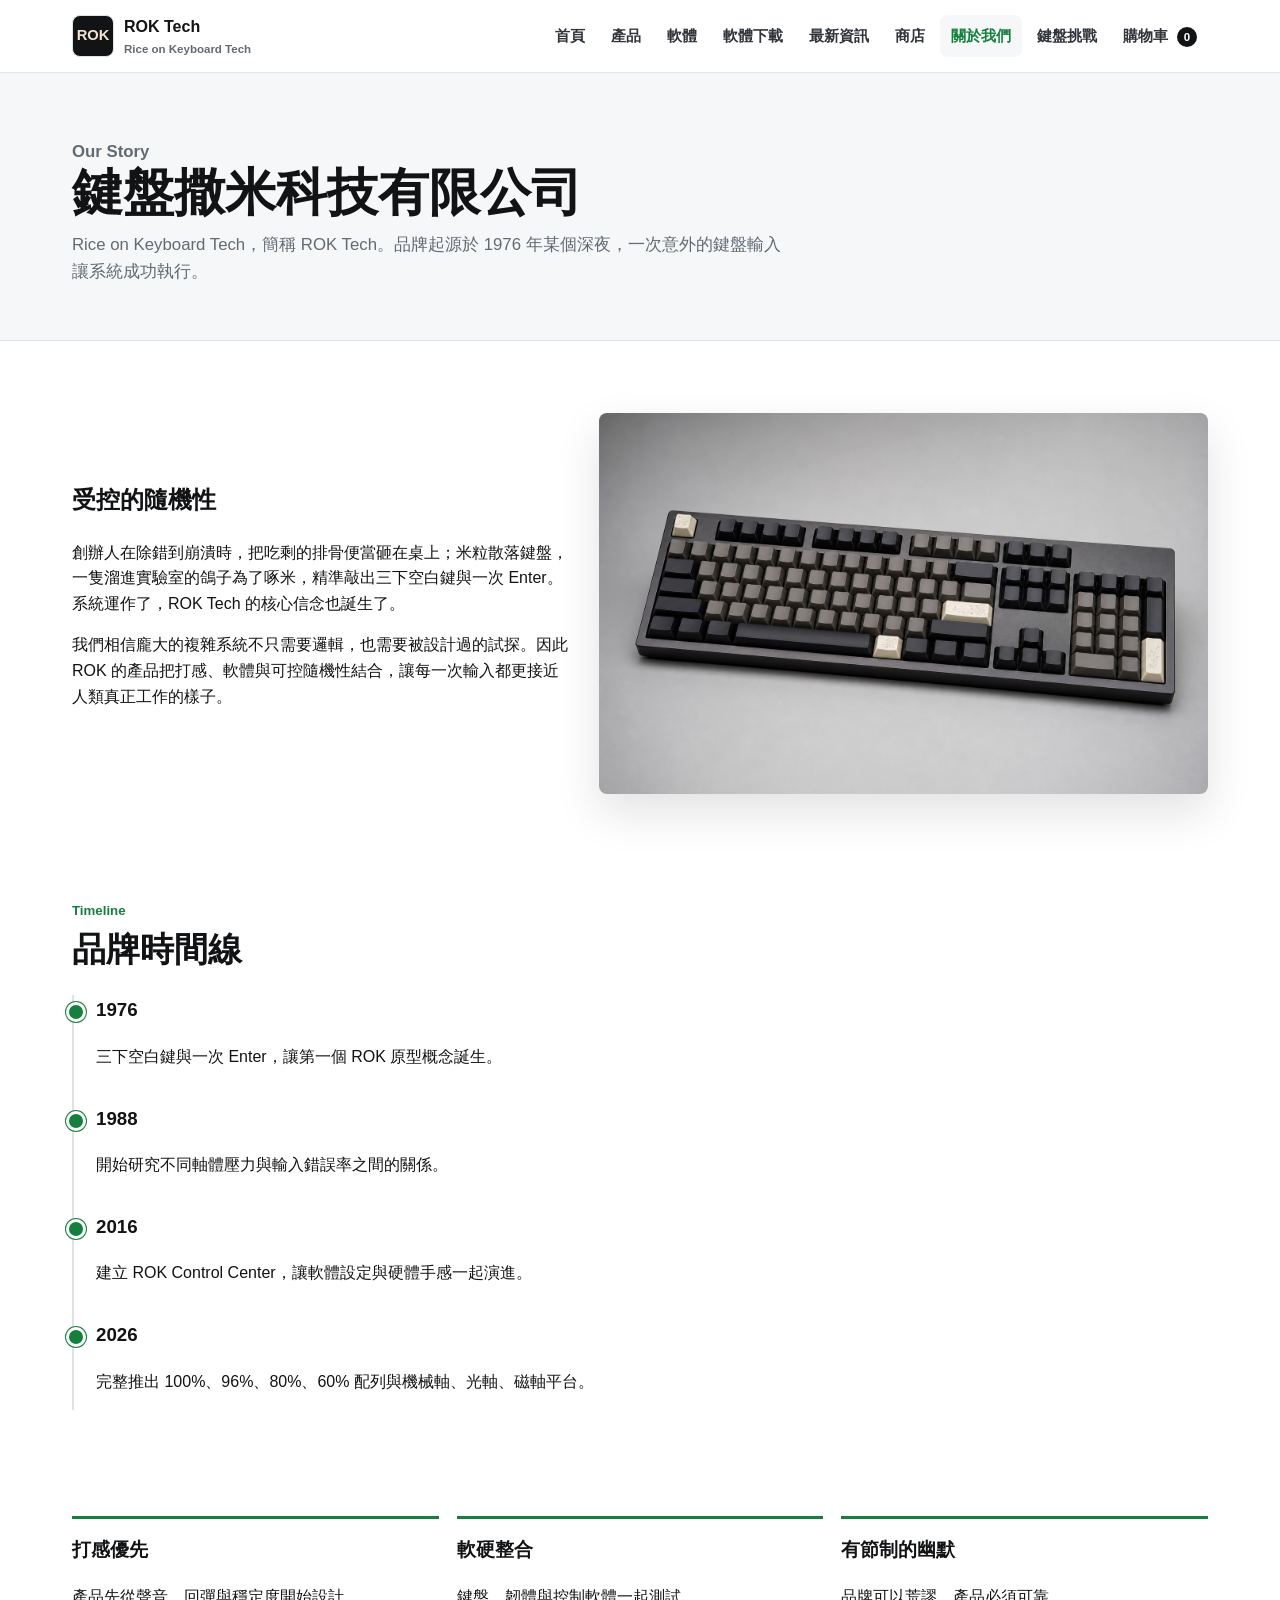
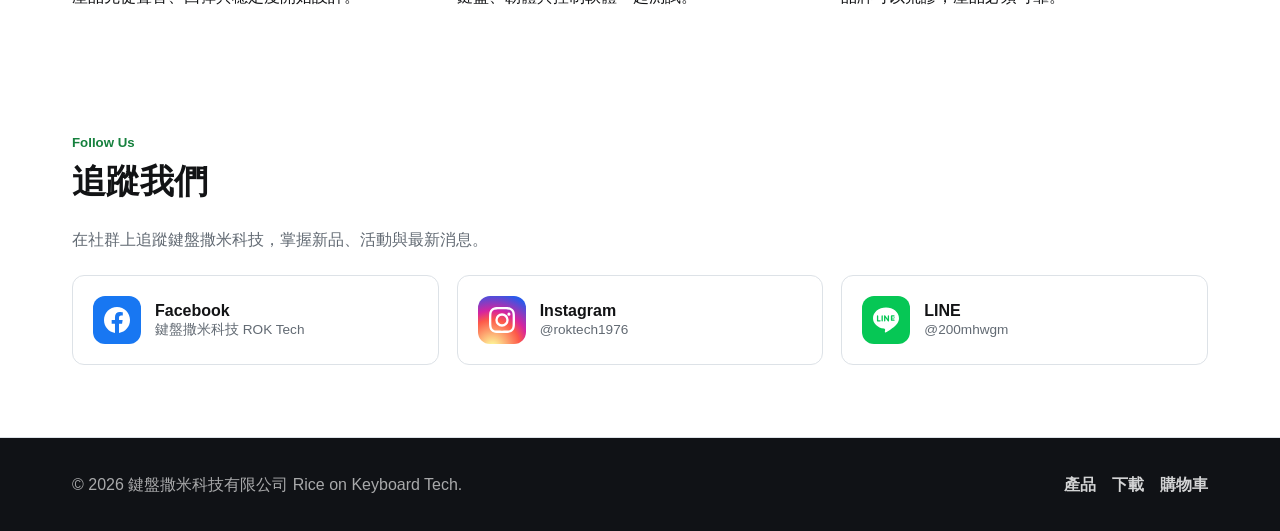
<file: about.html>
<!doctype html>
<html lang="zh-Hant">
  <head>
    <meta charset="utf-8">
    <meta name="viewport" content="width=device-width, initial-scale=1">
    <title>關於我們 | ROK Tech</title>
    <link rel="icon" href="assets/images/favicon.svg" type="image/svg+xml">
    <link rel="stylesheet" href="assets/css/styles.css?v=20260624">
  </head>
  <body>
    <header class="site-header">
      <div class="header-inner">
        <a class="brand" href="index.html"><span class="brand-mark">ROK</span><span>ROK Tech<small>Rice on Keyboard Tech</small></span></a>
        <nav class="nav" aria-label="主選單">
          <a href="index.html">首頁</a><a href="products.html">產品</a><a href="software.html">軟體</a><a href="downloads.html">軟體下載</a><a href="news.html">最新資訊</a><a href="store.html">商店</a><a href="about.html">關於我們</a><a href="game-select.html">鍵盤挑戰</a><a class="cart-link" href="cart.html">購物車 <span class="cart-count" data-cart-count>0</span></a>
        </nav>
      </div>
    </header>
    <main>
      <section class="page-hero">
        <div class="page-hero-inner">
          <p class="eyebrow">Our Story</p>
          <h1>鍵盤撒米科技有限公司</h1>
          <p>Rice on Keyboard Tech，簡稱 ROK Tech。品牌起源於 1976 年某個深夜，一次意外的鍵盤輸入讓系統成功執行。</p>
        </div>
      </section>
      <section class="section">
        <div class="software-layout">
          <div>
            <h2>受控的隨機性</h2>
            <p>創辦人在除錯到崩潰時，把吃剩的排骨便當砸在桌上；米粒散落鍵盤，一隻溜進實驗室的鴿子為了啄米，精準敲出三下空白鍵與一次 Enter。系統運作了，ROK Tech 的核心信念也誕生了。</p>
            <p>我們相信龐大的複雜系統不只需要邏輯，也需要被設計過的試探。因此 ROK 的產品把打感、軟體與可控隨機性結合，讓每一次輸入都更接近人類真正工作的樣子。</p>
          </div>
          <img src="assets/images/rok-summit-100.png" alt="ROK Summit 100 Pro 商務鍵盤">
        </div>
      </section>
      <section class="section tight">
        <div class="section-heading"><div><p class="eyebrow">Timeline</p><h2>品牌時間線</h2></div></div>
        <div class="timeline">
          <article><h3>1976</h3><p>三下空白鍵與一次 Enter，讓第一個 ROK 原型概念誕生。</p></article>
          <article><h3>1988</h3><p>開始研究不同軸體壓力與輸入錯誤率之間的關係。</p></article>
          <article><h3>2016</h3><p>建立 ROK Control Center，讓軟體設定與硬體手感一起演進。</p></article>
          <article><h3>2026</h3><p>完整推出 100%、96%、80%、60% 配列與機械軸、光軸、磁軸平台。</p></article>
        </div>
      </section>
      <section class="section tight">
        <div class="support-strip">
          <div><h3>打感優先</h3><p>產品先從聲音、回彈與穩定度開始設計。</p></div>
          <div><h3>軟硬整合</h3><p>鍵盤、韌體與控制軟體一起測試。</p></div>
          <div><h3>有節制的幽默</h3><p>品牌可以荒謬，產品必須可靠。</p></div>
        </div>
      </section>
      <section class="section tight">
        <div class="section-heading"><div><p class="eyebrow">Follow Us</p><h2>追蹤我們</h2></div></div>
        <p class="social-intro">在社群上追蹤鍵盤撒米科技，掌握新品、活動與最新消息。</p>
        <div class="social-strip">
          <a class="social-card" href="https://www.facebook.com/profile.php?id=61591307721020" target="_blank" rel="noopener noreferrer">
            <span class="social-icon fb" aria-hidden="true"><svg viewBox="0 0 24 24" fill="currentColor"><path d="M24 12.07C24 5.4 18.63 0 12 0S0 5.4 0 12.07C0 18.1 4.39 23.1 10.13 24v-8.44H7.08v-3.49h3.05V9.41c0-3.02 1.79-4.69 4.53-4.69 1.31 0 2.69.24 2.69.24v2.97h-1.52c-1.49 0-1.96.93-1.96 1.89v2.25h3.33l-.53 3.49h-2.8V24C19.61 23.1 24 18.1 24 12.07z"/></svg></span>
            <span class="social-meta"><span class="social-name">Facebook</span><span class="social-handle">鍵盤撒米科技 ROK Tech</span></span>
          </a>
          <a class="social-card" href="https://www.instagram.com/roktech1976/" target="_blank" rel="noopener noreferrer">
            <span class="social-icon ig" aria-hidden="true"><svg viewBox="0 0 24 24" fill="currentColor"><path d="M12 2.16c3.2 0 3.58.01 4.85.07 1.17.05 1.8.25 2.23.41.56.22.96.48 1.38.9.42.42.68.82.9 1.38.16.42.36 1.06.41 2.23.06 1.27.07 1.65.07 4.85s-.01 3.58-.07 4.85c-.05 1.17-.25 1.8-.41 2.23-.22.56-.48.96-.9 1.38-.42.42-.82.68-1.38.9-.42.16-1.06.36-2.23.41-1.27.06-1.65.07-4.85.07s-3.58-.01-4.85-.07c-1.17-.05-1.8-.25-2.23-.41a3.7 3.7 0 01-1.38-.9 3.7 3.7 0 01-.9-1.38c-.16-.42-.36-1.06-.41-2.23-.06-1.27-.07-1.65-.07-4.85s.01-3.58.07-4.85c.05-1.17.25-1.8.41-2.23.22-.56.48-.96.9-1.38.42-.42.82-.68 1.38-.9.42-.16 1.06-.36 2.23-.41 1.27-.06 1.65-.07 4.85-.07zM12 0C8.74 0 8.33.01 7.05.07 5.78.13 4.9.33 4.14.63c-.79.31-1.46.72-2.12 1.38C1.35 2.67.94 3.34.63 4.14.33 4.9.13 5.78.07 7.05.01 8.33 0 8.74 0 12s.01 3.67.07 4.95c.06 1.27.26 2.15.56 2.91.31.8.72 1.47 1.38 2.13.66.66 1.33 1.07 2.12 1.38.76.3 1.64.5 2.91.56C8.33 23.99 8.74 24 12 24s3.67-.01 4.95-.07c1.27-.06 2.15-.26 2.91-.56.8-.31 1.47-.72 2.13-1.38.66-.66 1.07-1.33 1.38-2.13.3-.76.5-1.64.56-2.91.06-1.28.07-1.69.07-4.95s-.01-3.67-.07-4.95c-.06-1.27-.26-2.15-.56-2.91a5.9 5.9 0 00-1.38-2.12A5.9 5.9 0 0019.86.63c-.76-.3-1.64-.5-2.91-.56C15.67.01 15.26 0 12 0zm0 5.84a6.16 6.16 0 100 12.32 6.16 6.16 0 000-12.32zM12 16a4 4 0 110-8 4 4 0 010 8zm6.4-10.85a1.44 1.44 0 100 2.88 1.44 1.44 0 000-2.88z"/></svg></span>
            <span class="social-meta"><span class="social-name">Instagram</span><span class="social-handle">@roktech1976</span></span>
          </a>
          <a class="social-card" href="https://line.me/R/ti/p/@200mhwgm" target="_blank" rel="noopener noreferrer">
            <span class="social-icon line" aria-hidden="true"><svg viewBox="0 0 24 24" fill="currentColor"><path d="M19.37 9.31c.33 0 .6.27.6.6s-.27.61-.6.61h-1.67v1.07h1.67c.33 0 .6.27.6.6 0 .34-.27.61-.6.61h-2.28a.6.6 0 01-.6-.6V8.24c0-.33.27-.6.6-.6h2.28c.33 0 .6.27.6.6 0 .34-.27.61-.6.61h-1.67v1.06h1.67zm-4.55 3.49a.6.6 0 01-.41.57.62.62 0 01-.19.03.6.6 0 01-.49-.24l-2.33-3.17v2.81c0 .33-.27.6-.6.6a.6.6 0 01-.61-.6V8.24c0-.26.17-.49.41-.57a.6.6 0 01.19-.03c.19 0 .37.1.48.25l2.34 3.17V8.24c0-.33.27-.6.6-.6.34 0 .61.27.61.6v4.56zm-5.74 0c0 .33-.27.6-.61.6a.6.6 0 01-.6-.6V8.24c0-.33.27-.6.6-.6.34 0 .61.27.61.6v4.56zm-1.97 0c0 .33-.27.6-.6.6H4.23a.6.6 0 01-.6-.6V8.24c0-.33.27-.6.6-.6.34 0 .61.27.61.6v3.95h1.66c.33 0 .6.27.6.61zM24 10.3C24 4.93 18.62.56 12 .56S0 4.93 0 10.3c0 4.81 4.26 8.84 10.03 9.6.39.09.92.26 1.06.6.12.31.08.79.04 1.1l-.17 1.03c-.05.3-.24 1.19 1.05.65 1.28-.54 6.91-4.07 9.43-6.97C23.17 14.41 24 12.46 24 10.3z"/></svg></span>
            <span class="social-meta"><span class="social-name">LINE</span><span class="social-handle">@200mhwgm</span></span>
          </a>
        </div>
      </section>
    </main>
    <footer class="site-footer"><div class="footer-inner"><p>© 2026 鍵盤撒米科技有限公司 Rice on Keyboard Tech.</p><div class="footer-links"><a href="products.html">產品</a><a href="downloads.html">下載</a><a href="cart.html">購物車</a></div></div></footer>
    <script src="assets/js/data.js?v=20260624"></script>
    <script src="assets/js/app.js?v=20260624"></script>
  </body>
</html>
</file>
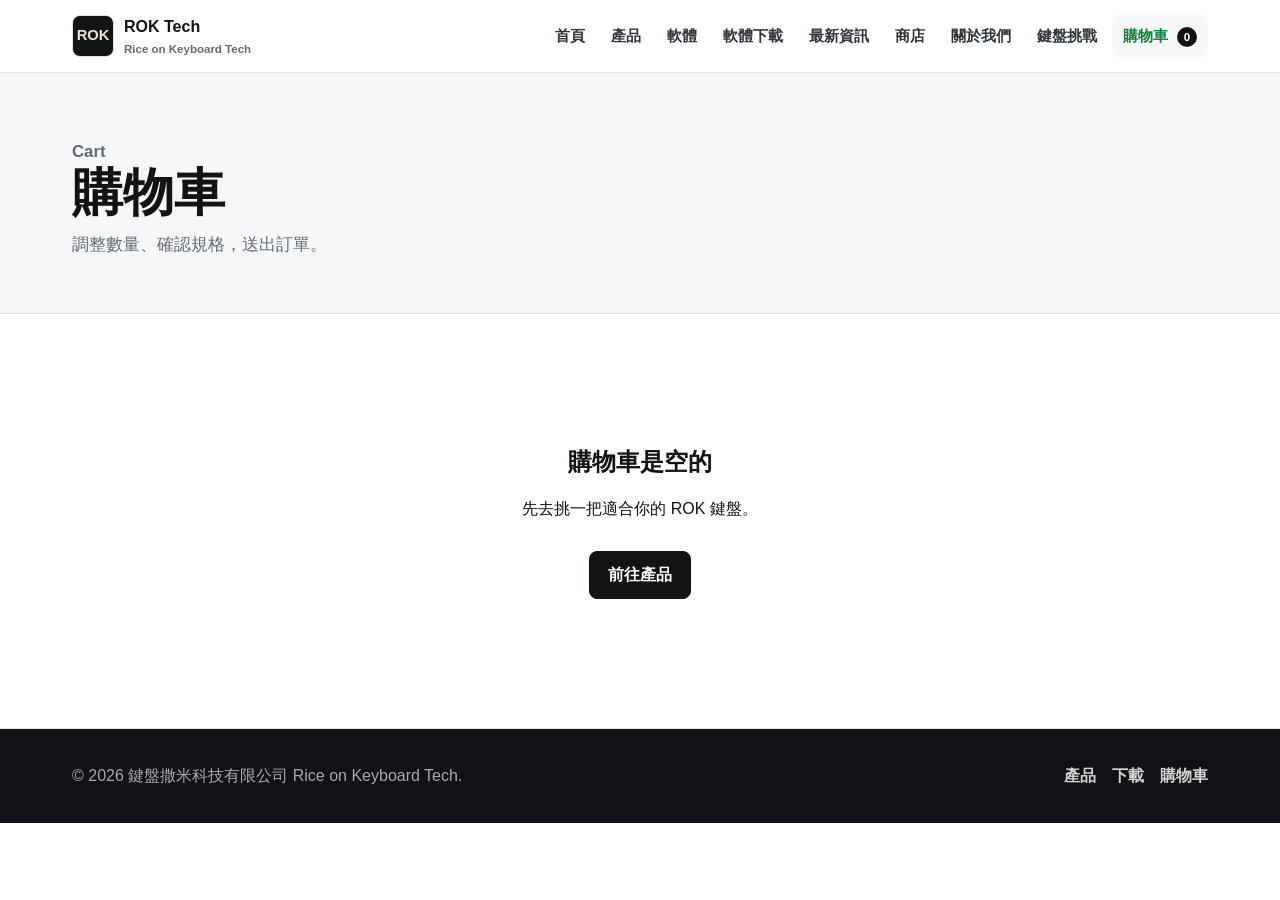
<file: cart.html>
<!doctype html>
<html lang="zh-Hant">
  <head>
    <meta charset="utf-8">
    <meta name="viewport" content="width=device-width, initial-scale=1">
    <title>購物車 | ROK Tech</title>
    <link rel="icon" href="assets/images/favicon.svg" type="image/svg+xml">
    <link rel="stylesheet" href="assets/css/styles.css?v=20260624">
  </head>
  <body>
    <header class="site-header">
      <div class="header-inner">
        <a class="brand" href="index.html"><span class="brand-mark">ROK</span><span>ROK Tech<small>Rice on Keyboard Tech</small></span></a>
        <nav class="nav" aria-label="主選單">
          <a href="index.html">首頁</a><a href="products.html">產品</a><a href="software.html">軟體</a><a href="downloads.html">軟體下載</a><a href="news.html">最新資訊</a><a href="store.html">商店</a><a href="about.html">關於我們</a><a href="game-select.html">鍵盤挑戰</a><a class="cart-link" href="cart.html">購物車 <span class="cart-count" data-cart-count>0</span></a>
        </nav>
      </div>
    </header>
    <main>
      <section class="page-hero">
        <div class="page-hero-inner">
          <p class="eyebrow">Cart</p>
          <h1>購物車</h1>
          <p>調整數量、確認規格，送出訂單。</p>
        </div>
      </section>
      <div data-cart-view></div>
    </main>
    <footer class="site-footer"><div class="footer-inner"><p>© 2026 鍵盤撒米科技有限公司 Rice on Keyboard Tech.</p><div class="footer-links"><a href="products.html">產品</a><a href="downloads.html">下載</a><a href="cart.html">購物車</a></div></div></footer>
    <script src="assets/js/data.js?v=20260624"></script>
    <script src="assets/js/app.js?v=20260624"></script>
  </body>
</html>
</file>
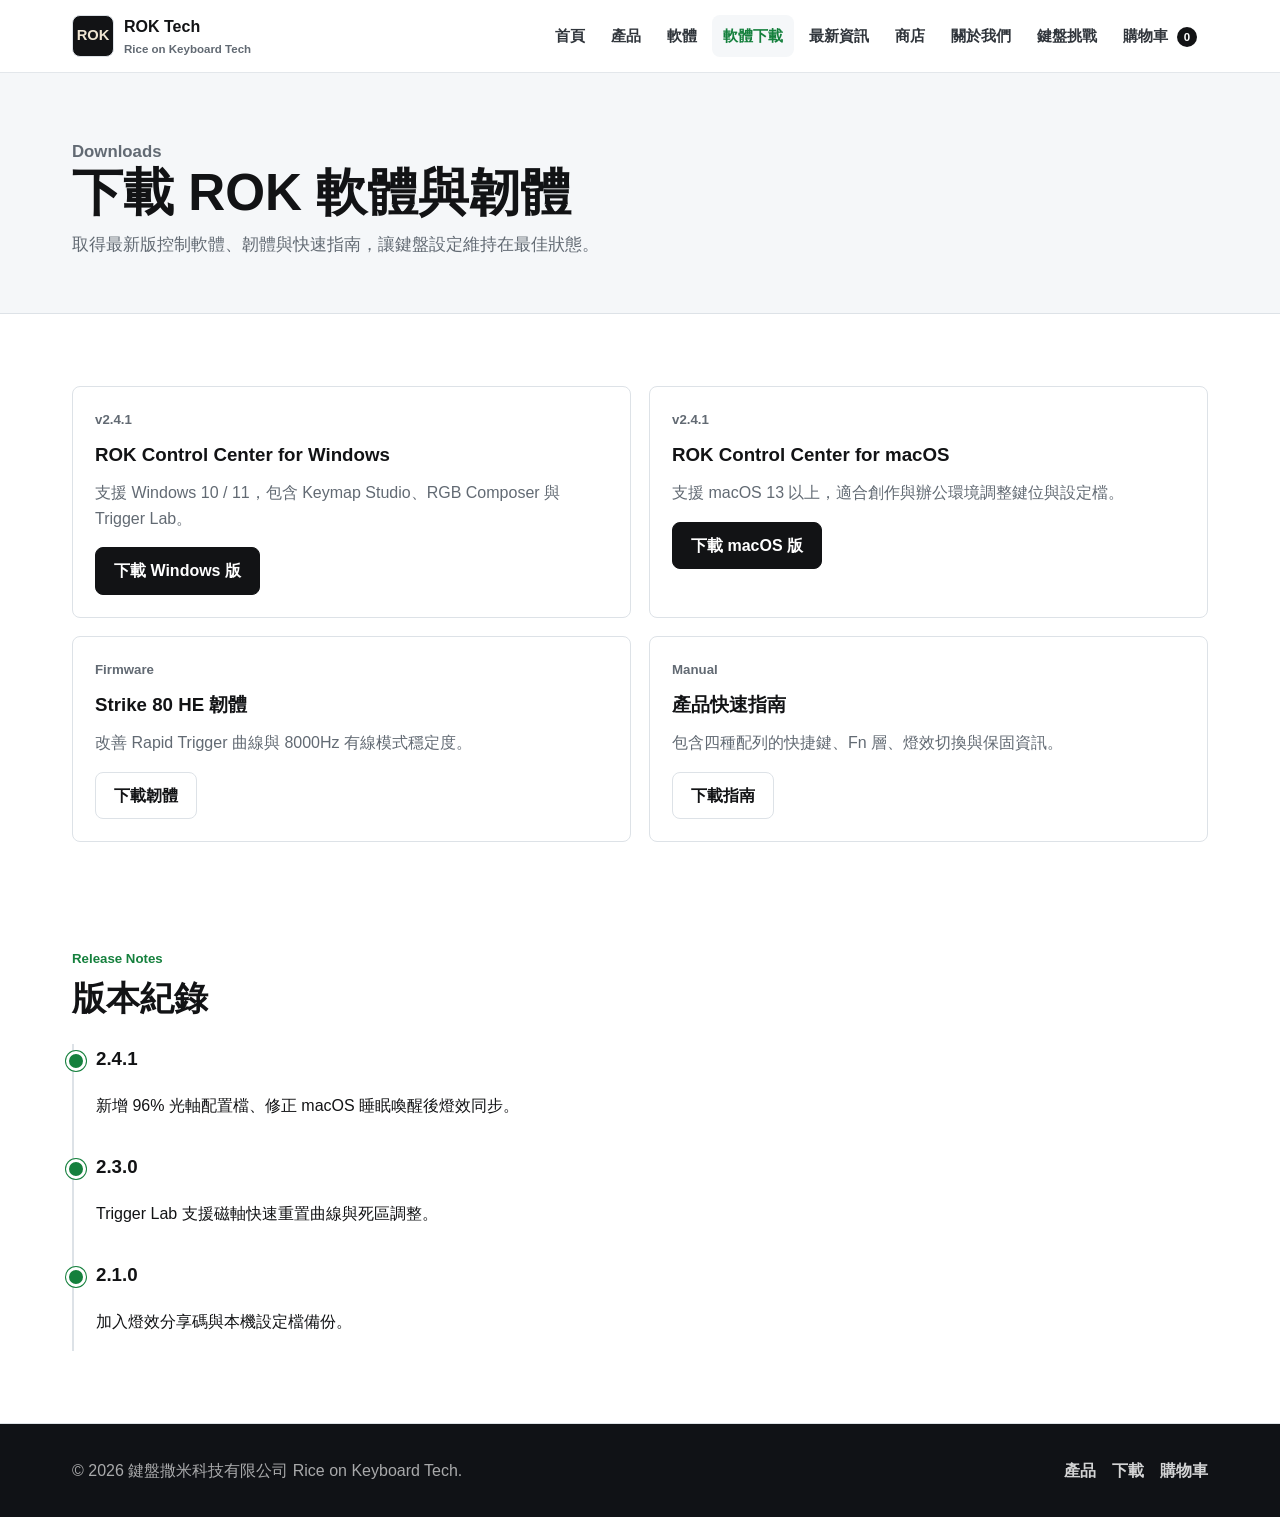
<file: downloads.html>
<!doctype html>
<html lang="zh-Hant">
  <head>
    <meta charset="utf-8">
    <meta name="viewport" content="width=device-width, initial-scale=1">
    <title>軟體下載 | ROK Tech</title>
    <link rel="icon" href="assets/images/favicon.svg" type="image/svg+xml">
    <link rel="stylesheet" href="assets/css/styles.css?v=20260624">
  </head>
  <body>
    <header class="site-header">
      <div class="header-inner">
        <a class="brand" href="index.html"><span class="brand-mark">ROK</span><span>ROK Tech<small>Rice on Keyboard Tech</small></span></a>
        <nav class="nav" aria-label="主選單">
          <a href="index.html">首頁</a><a href="products.html">產品</a><a href="software.html">軟體</a><a href="downloads.html">軟體下載</a><a href="news.html">最新資訊</a><a href="store.html">商店</a><a href="about.html">關於我們</a><a href="game-select.html">鍵盤挑戰</a><a class="cart-link" href="cart.html">購物車 <span class="cart-count" data-cart-count>0</span></a>
        </nav>
      </div>
    </header>
    <main>
      <section class="page-hero">
        <div class="page-hero-inner">
          <p class="eyebrow">Downloads</p>
          <h1>下載 ROK 軟體與韌體</h1>
          <p>取得最新版控制軟體、韌體與快速指南，讓鍵盤設定維持在最佳狀態。</p>
        </div>
      </section>
      <section class="section">
        <div class="download-grid">
          <article class="download-card">
            <p class="eyebrow">v2.4.1</p>
            <h3>ROK Control Center for Windows</h3>
            <p>支援 Windows 10 / 11，包含 Keymap Studio、RGB Composer 與 Trigger Lab。</p>
            <div class="download-actions"><a class="btn primary" href="downloads/rok-control-center-windows.txt" download data-download="Windows 版 Control Center">下載 Windows 版</a></div>
          </article>
          <article class="download-card">
            <p class="eyebrow">v2.4.1</p>
            <h3>ROK Control Center for macOS</h3>
            <p>支援 macOS 13 以上，適合創作與辦公環境調整鍵位與設定檔。</p>
            <div class="download-actions"><a class="btn primary" href="downloads/rok-control-center-macos.txt" download data-download="macOS 版 Control Center">下載 macOS 版</a></div>
          </article>
          <article class="download-card">
            <p class="eyebrow">Firmware</p>
            <h3>Strike 80 HE 韌體</h3>
            <p>改善 Rapid Trigger 曲線與 8000Hz 有線模式穩定度。</p>
            <div class="download-actions"><a class="btn ghost" href="downloads/strike-80-he-firmware.txt" download data-download="Strike 80 HE 韌體">下載韌體</a></div>
          </article>
          <article class="download-card">
            <p class="eyebrow">Manual</p>
            <h3>產品快速指南</h3>
            <p>包含四種配列的快捷鍵、Fn 層、燈效切換與保固資訊。</p>
            <div class="download-actions"><a class="btn ghost" href="downloads/rok-quick-guide.txt" download data-download="產品快速指南">下載指南</a></div>
          </article>
        </div>
      </section>
      <section class="section tight">
        <div class="section-heading"><div><p class="eyebrow">Release Notes</p><h2>版本紀錄</h2></div></div>
        <div class="timeline">
          <article><h3>2.4.1</h3><p>新增 96% 光軸配置檔、修正 macOS 睡眠喚醒後燈效同步。</p></article>
          <article><h3>2.3.0</h3><p>Trigger Lab 支援磁軸快速重置曲線與死區調整。</p></article>
          <article><h3>2.1.0</h3><p>加入燈效分享碼與本機設定檔備份。</p></article>
        </div>
      </section>
    </main>
    <footer class="site-footer"><div class="footer-inner"><p>© 2026 鍵盤撒米科技有限公司 Rice on Keyboard Tech.</p><div class="footer-links"><a href="products.html">產品</a><a href="downloads.html">下載</a><a href="cart.html">購物車</a></div></div></footer>
    <script src="assets/js/data.js?v=20260624"></script>
    <script src="assets/js/app.js?v=20260624"></script>
  </body>
</html>
</file>
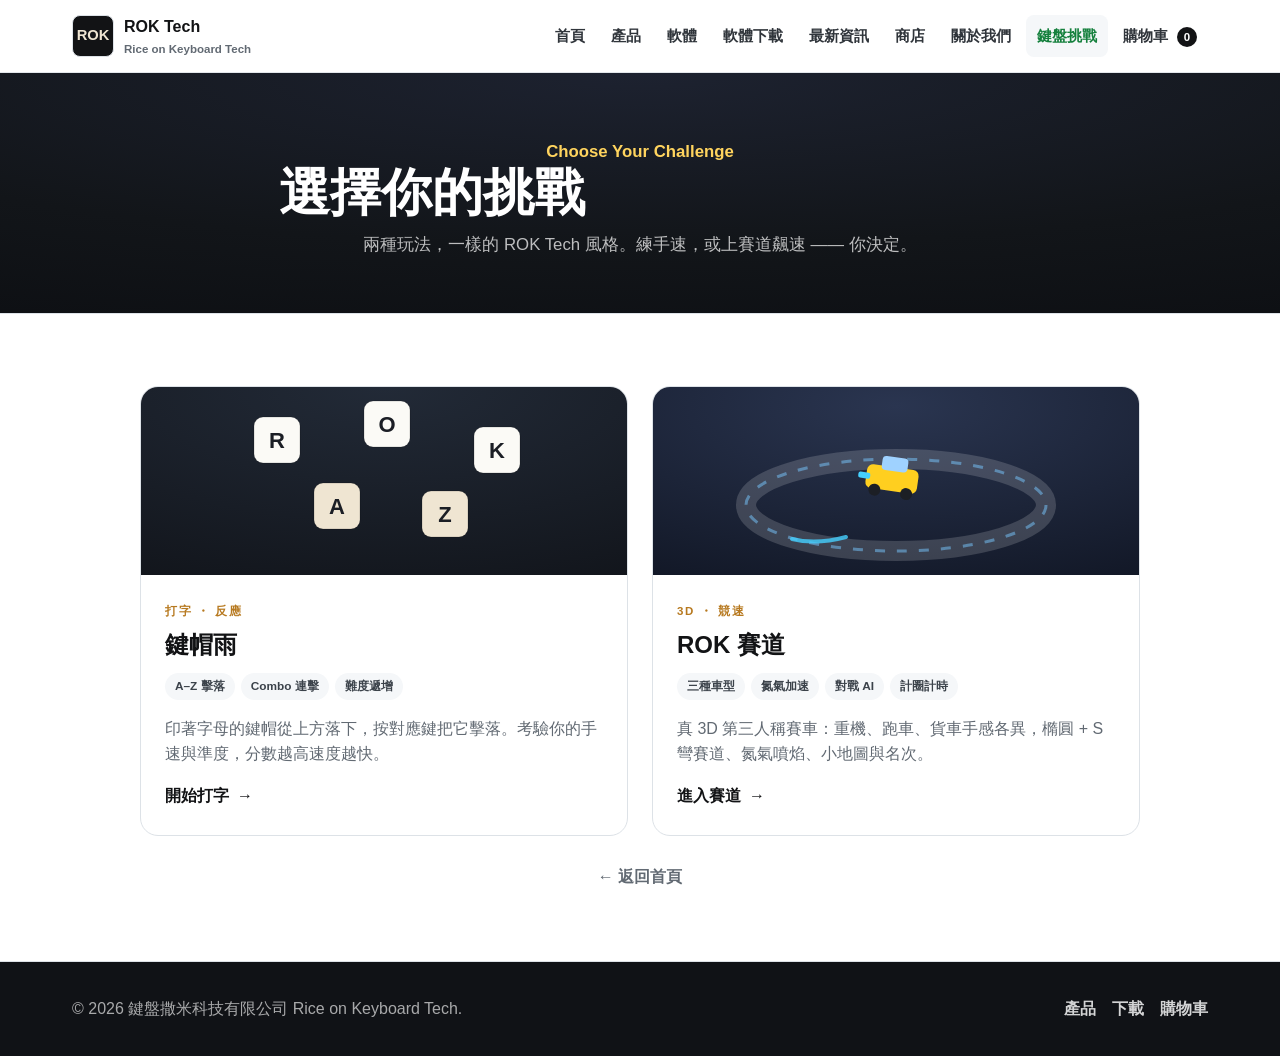
<file: game-select.html>
<!doctype html>
<html lang="zh-Hant">
  <head>
    <meta charset="utf-8">
    <meta name="viewport" content="width=device-width, initial-scale=1">
    <title>選擇你的挑戰 | ROK Tech</title>
    <link rel="icon" href="assets/images/favicon.svg" type="image/svg+xml">
    <link rel="stylesheet" href="assets/css/styles.css?v=20260624">
    <style>
      /* ===== 遊戲選擇頁專用樣式（沿用全站變數）===== */
      .pick-hero { background: radial-gradient(120% 120% at 50% 0%, #1d2230 0%, #121519 60%, #0d0f13 100%); color: #fff; }
      .pick-hero .page-hero-inner { text-align: center; }
      .pick-hero .eyebrow { color: #ffd45e; }
      .pick-hero p { color: rgba(255,255,255,0.72); max-width: 620px; margin-inline: auto; }

      .game-pick { display: grid; grid-template-columns: repeat(2, 1fr); gap: 24px; max-width: 1000px; margin: 0 auto; }
      .pick-card { position: relative; display: flex; flex-direction: column; overflow: hidden;
        border: 1px solid var(--line); border-radius: 18px; background: #fff; text-decoration: none; color: var(--ink);
        transition: transform 0.18s ease, box-shadow 0.18s ease, border-color 0.18s ease; }
      .pick-card:hover { transform: scale(1.025); box-shadow: var(--shadow); border-color: transparent; }
      .pick-art { height: 188px; display: flex; align-items: center; justify-content: center; position: relative; overflow: hidden; }
      .pick-art svg { width: 100%; height: 100%; display: block; }
      .pick-body { padding: 22px 24px 26px; }
      .pick-tag { display: inline-block; font-size: 0.72rem; font-weight: 800; letter-spacing: 0.14em; text-transform: uppercase;
        color: var(--amber); margin-bottom: 6px; }
      .pick-body h2 { margin: 0 0 8px; font-size: 1.5rem; }
      .pick-body p { margin: 0 0 16px; color: var(--muted); }
      .pick-cta { display: inline-flex; align-items: center; gap: 8px; font-weight: 800; color: var(--ink); }
      .pick-card:hover .pick-cta { color: var(--amber); }
      .pick-cta .arrow { transition: transform 0.18s ease; }
      .pick-card:hover .pick-cta .arrow { transform: translateX(4px); }
      .pick-feats { display: flex; flex-wrap: wrap; gap: 6px; margin: 0 0 16px; }
      .pick-feats span { font-size: 0.74rem; font-weight: 700; color: #3b424a; background: var(--soft);
        border-radius: 999px; padding: 4px 10px; }
      .back-row { max-width: 1000px; margin: 28px auto 0; text-align: center; }
      .back-row a { color: var(--muted); font-weight: 700; }
      .back-row a:hover { color: var(--ink); }

      @media (max-width: 760px) { .game-pick { grid-template-columns: 1fr; } }
    </style>
  </head>
  <body>
    <header class="site-header">
      <div class="header-inner">
        <a class="brand" href="index.html"><span class="brand-mark">ROK</span><span>ROK Tech<small>Rice on Keyboard Tech</small></span></a>
        <nav class="nav" aria-label="主選單">
          <a href="index.html">首頁</a><a href="products.html">產品</a><a href="software.html">軟體</a><a href="downloads.html">軟體下載</a><a href="news.html">最新資訊</a><a href="store.html">商店</a><a href="about.html">關於我們</a><a href="game-select.html" class="is-active">鍵盤挑戰</a><a class="cart-link" href="cart.html">購物車 <span class="cart-count" data-cart-count>0</span></a>
        </nav>
      </div>
    </header>

    <main>
      <section class="page-hero pick-hero">
        <div class="page-hero-inner">
          <p class="eyebrow">Choose Your Challenge</p>
          <h1>選擇你的挑戰</h1>
          <p>兩種玩法，一樣的 ROK Tech 風格。練手速，或上賽道飆速 —— 你決定。</p>
        </div>
      </section>

      <section class="section">
        <div class="game-pick">

          <!-- 卡片 A：鍵帽雨 -->
          <a class="pick-card" href="game.html">
            <div class="pick-art" style="background: radial-gradient(120% 120% at 50% 0%, #222a37, #11141a);">
              <svg viewBox="0 0 400 188" xmlns="http://www.w3.org/2000/svg" aria-hidden="true">
                <g font-family="Inter, Arial" font-weight="800" fill="#1b1e25">
                  <g transform="translate(70 30)"><rect width="46" height="46" rx="9" fill="#fbfaf6" stroke="rgba(0,0,0,0.18)"/><text x="23" y="31" text-anchor="middle" font-size="22">R</text></g>
                  <g transform="translate(180 14)"><rect width="46" height="46" rx="9" fill="#fbfaf6" stroke="rgba(0,0,0,0.18)"/><text x="23" y="31" text-anchor="middle" font-size="22">O</text></g>
                  <g transform="translate(290 40)"><rect width="46" height="46" rx="9" fill="#fbfaf6" stroke="rgba(0,0,0,0.18)"/><text x="23" y="31" text-anchor="middle" font-size="22">K</text></g>
                  <g transform="translate(130 96)"><rect width="46" height="46" rx="9" fill="#efe5d2" stroke="rgba(0,0,0,0.18)"/><text x="23" y="31" text-anchor="middle" font-size="22">A</text></g>
                  <g transform="translate(238 104)"><rect width="46" height="46" rx="9" fill="#efe5d2" stroke="rgba(0,0,0,0.18)"/><text x="23" y="31" text-anchor="middle" font-size="22">Z</text></g>
                </g>
              </svg>
            </div>
            <div class="pick-body">
              <span class="pick-tag">打字 ・ 反應</span>
              <h2>鍵帽雨</h2>
              <div class="pick-feats"><span>A–Z 擊落</span><span>Combo 連擊</span><span>難度遞增</span></div>
              <p>印著字母的鍵帽從上方落下，按對應鍵把它擊落。考驗你的手速與準度，分數越高速度越快。</p>
              <span class="pick-cta">開始打字 <span class="arrow">→</span></span>
            </div>
          </a>

          <!-- 卡片 B：ROK 賽道 -->
          <a class="pick-card" href="game-racing.html">
            <div class="pick-art" style="background: radial-gradient(120% 120% at 50% 10%, #2a3550, #0e1320);">
              <svg viewBox="0 0 400 188" xmlns="http://www.w3.org/2000/svg" aria-hidden="true">
                <ellipse cx="200" cy="118" rx="150" ry="46" fill="none" stroke="rgba(255,255,255,0.16)" stroke-width="20"/>
                <ellipse cx="200" cy="118" rx="150" ry="46" fill="none" stroke="rgba(120,200,255,0.5)" stroke-width="3" stroke-dasharray="10 12"/>
                <g transform="translate(196 92) rotate(8)">
                  <rect x="-26" y="-12" width="52" height="24" rx="6" fill="#ffcf1f"/>
                  <rect x="-12" y="-22" width="26" height="14" rx="4" fill="#9fd2ff"/>
                  <circle cx="-16" cy="13" r="6" fill="#1c1f25"/><circle cx="16" cy="13" r="6" fill="#1c1f25"/>
                  <rect x="-34" y="-3" width="12" height="6" rx="2" fill="#45d0ff"/>
                </g>
                <path d="M150 150 q-30 8 -54 2" stroke="#45d0ff" stroke-width="4" fill="none" stroke-linecap="round" opacity="0.8"/>
              </svg>
            </div>
            <div class="pick-body">
              <span class="pick-tag">3D ・ 競速</span>
              <h2>ROK 賽道</h2>
              <div class="pick-feats"><span>三種車型</span><span>氮氣加速</span><span>對戰 AI</span><span>計圈計時</span></div>
              <p>真 3D 第三人稱賽車：重機、跑車、貨車手感各異，橢圓 + S 彎賽道、氮氣噴焰、小地圖與名次。</p>
              <span class="pick-cta">進入賽道 <span class="arrow">→</span></span>
            </div>
          </a>

        </div>

        <div class="back-row"><a href="index.html">← 返回首頁</a></div>
      </section>
    </main>

    <footer class="site-footer"><div class="footer-inner"><p>© 2026 鍵盤撒米科技有限公司 Rice on Keyboard Tech.</p><div class="footer-links"><a href="products.html">產品</a><a href="downloads.html">下載</a><a href="cart.html">購物車</a></div></div></footer>
    <script src="assets/js/data.js?v=20260624"></script>
    <script src="assets/js/app.js?v=20260624"></script>
  </body>
</html>
</file>
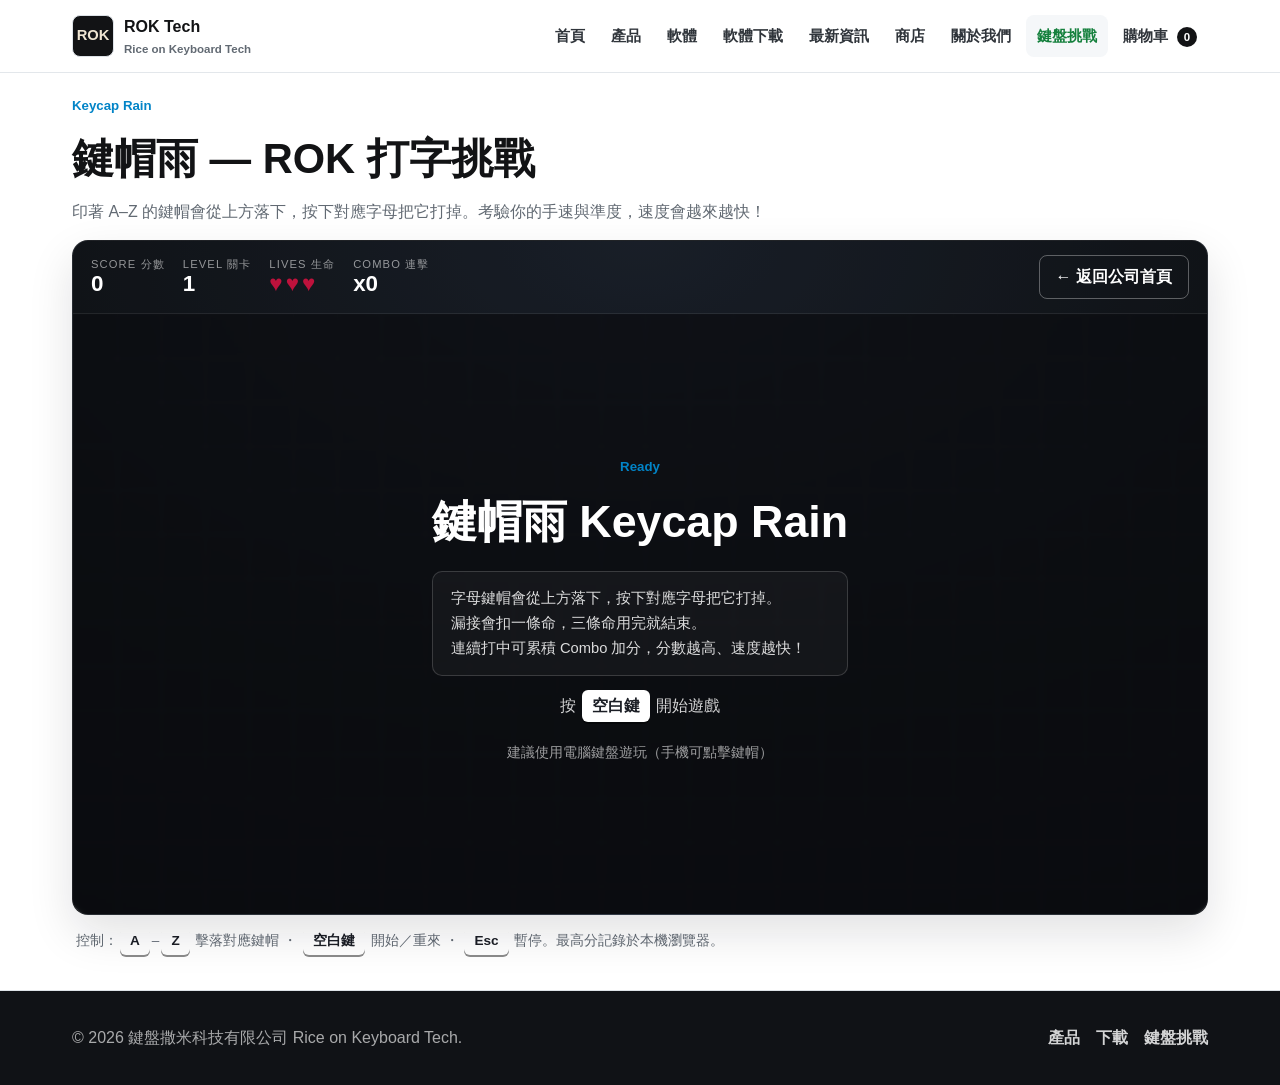
<file: game.html>
<!doctype html>
<html lang="zh-Hant">
  <head>
    <meta charset="utf-8">
    <meta name="viewport" content="width=device-width, initial-scale=1">
    <title>鍵盤挑戰 — 鍵帽雨 | ROK Tech</title>
    <link rel="icon" href="assets/images/favicon.svg" type="image/svg+xml">
    <link rel="stylesheet" href="assets/css/styles.css?v=20260624">
    <style>
      /* ===== 鍵帽雨 Keycap Rain：遊戲專用樣式（沿用網站品牌色與深色科技感）===== */
      .game-main { max-width: 1180px; margin: 0 auto; padding: 22px; }

      .game-intro { margin-bottom: 14px; }
      .game-intro .eyebrow { color: var(--cyan); }
      .game-intro h1 { font-size: clamp(1.8rem, 4vw, 2.6rem); margin: 4px 0 6px; }
      .game-intro p { color: var(--muted); max-width: 720px; }

      .game-shell {
        position: relative;
        border-radius: 16px;
        overflow: hidden;
        color: #fff;
        background: radial-gradient(120% 120% at 50% 0%, #222a37 0%, #121519 55%, #0b0d11 100%);
        border: 1px solid rgba(255, 255, 255, 0.08);
        box-shadow: var(--shadow);
      }

      /* HUD */
      .game-hud {
        display: flex;
        flex-wrap: wrap;
        align-items: center;
        gap: 18px;
        padding: 14px 18px;
        background: rgba(0, 0, 0, 0.28);
        border-bottom: 1px solid rgba(255, 255, 255, 0.08);
      }
      .hud-item { display: flex; flex-direction: column; line-height: 1.15; }
      .hud-item span {
        font-size: 0.7rem; letter-spacing: 0.1em; text-transform: uppercase;
        color: rgba(255, 255, 255, 0.55);
      }
      .hud-item strong { font-size: 1.4rem; font-variant-numeric: tabular-nums; }
      .hud-lives strong { color: var(--rose); letter-spacing: 3px; }
      .hud-lives .lost { color: rgba(255, 255, 255, 0.18); }
      .hud-combo.is-hot strong { color: var(--amber); }
      .hud-spacer { margin-left: auto; }

      .game-back {
        display: inline-flex; align-items: center; gap: 8px;
        min-height: 40px; padding: 8px 16px;
        border: 1px solid rgba(255, 255, 255, 0.32);
        border-radius: 8px; background: transparent; color: #fff;
        font-weight: 800; text-decoration: none; cursor: pointer;
      }
      .game-back:hover { background: rgba(255, 255, 255, 0.1); }

      /* 遊戲舞台 */
      .game-stage {
        position: relative;
        height: min(68vh, 600px);
        min-height: 360px;
        overflow: hidden;
        background-image:
          linear-gradient(rgba(255, 255, 255, 0.045) 1px, transparent 1px),
          linear-gradient(90deg, rgba(255, 255, 255, 0.045) 1px, transparent 1px);
        background-size: 44px 44px;
      }

      /* 鍵帽（外層負責落下位移，內層 .cap 負責視覺與擊落動畫，避免 transform 衝突）*/
      .keycap { position: absolute; top: 0; left: 0; width: 58px; height: 58px; will-change: transform; }
      .keycap .cap {
        position: relative; width: 100%; height: 100%;
        border-radius: 12px;
        background: linear-gradient(180deg, #fbfaf6 0%, #ece6d8 70%, #d9d2c2 100%);
        border: 1px solid rgba(0, 0, 0, 0.18);
        box-shadow: inset 0 2px 0 rgba(255, 255, 255, 0.9), inset 0 -6px 10px rgba(0, 0, 0, 0.18), 0 8px 16px rgba(0, 0, 0, 0.45);
        display: grid; place-items: center;
      }
      .keycap .cap::before {
        content: ""; position: absolute; inset: 7px 7px 12px 7px;
        border-radius: 8px;
        background: linear-gradient(180deg, rgba(255, 255, 255, 0.6), rgba(255, 255, 255, 0));
        pointer-events: none;
      }
      .keycap .cap b { position: relative; font-size: 1.6rem; font-weight: 800; color: #1b1e25; }
      .keycap.is-danger .cap { box-shadow: inset 0 2px 0 rgba(255, 255, 255, 0.9), 0 0 0 2px var(--rose), 0 8px 16px rgba(0, 0, 0, 0.45); }
      .keycap.is-hit .cap { animation: cap-pop 0.26s ease forwards; }
      @keyframes cap-pop { to { transform: scale(1.4); opacity: 0; } }

      /* 破裂碎片 */
      .shard {
        position: absolute; width: 10px; height: 10px; border-radius: 2px;
        background: #efe7d6; pointer-events: none; z-index: 3;
        animation: shard-fly 0.45s ease-out forwards;
      }
      @keyframes shard-fly { to { transform: translate(var(--dx), var(--dy)) rotate(var(--rot)); opacity: 0; } }

      /* 浮動加分 */
      .score-pop {
        position: absolute; z-index: 4; font-weight: 800; color: var(--cyan);
        text-shadow: 0 1px 4px rgba(0, 0, 0, 0.6); pointer-events: none;
        animation: pop-up 0.65s ease-out forwards;
      }
      @keyframes pop-up { to { transform: translateY(-34px); opacity: 0; } }

      /* 開始 / 結束 / 暫停 覆蓋畫面 */
      .game-overlay {
        position: absolute; inset: 0; z-index: 6;
        display: grid; place-items: center; text-align: center; padding: 24px;
        background: rgba(10, 12, 16, 0.8);
        -webkit-backdrop-filter: blur(2px); backdrop-filter: blur(2px);
        cursor: pointer;
      }
      .game-overlay[hidden] { display: none; }
      .overlay-card { max-width: 540px; }
      .overlay-card .eyebrow { color: var(--cyan); }
      .overlay-card h2 { font-size: clamp(1.8rem, 4.5vw, 2.8rem); margin: 6px 0 10px; }
      .overlay-card p { color: rgba(255, 255, 255, 0.82); margin: 0 auto 8px; max-width: 460px; }
      .how-to { margin: 14px auto; padding: 14px 18px; max-width: 460px;
        border: 1px solid rgba(255, 255, 255, 0.16); border-radius: 10px;
        background: rgba(255, 255, 255, 0.04); color: rgba(255, 255, 255, 0.85);
        font-size: 0.92rem; text-align: left; line-height: 1.7; }
      .key-hint { display: inline-block; margin-top: 12px; font-size: 1rem; color: #fff; }
      .kbd {
        display: inline-block; min-width: 22px; padding: 3px 10px; margin: 0 2px;
        border-radius: 6px; background: #fff; color: #1b1e25; font-weight: 800;
        box-shadow: 0 2px 0 rgba(0, 0, 0, 0.45);
      }
      .final-score { font-size: 2.6rem; font-weight: 800; color: #fff; margin: 4px 0; }
      .best-score { color: var(--amber); font-weight: 800; }
      .is-new-best { color: var(--amber); font-weight: 800; }

      .game-note { color: var(--muted); font-size: 0.85rem; padding: 12px 4px 0; }

      @media (max-width: 720px) {
        .game-main { padding: 14px; }
        .game-hud { gap: 12px; padding: 12px; }
        .hud-item strong { font-size: 1.15rem; }
        .keycap { width: 48px; height: 48px; }
        .keycap .cap b { font-size: 1.3rem; }
        .game-stage { height: 62vh; }
      }
    </style>
  </head>
  <body>
    <header class="site-header">
      <div class="header-inner">
        <a class="brand" href="index.html"><span class="brand-mark">ROK</span><span>ROK Tech<small>Rice on Keyboard Tech</small></span></a>
        <nav class="nav" aria-label="主選單">
          <a href="index.html">首頁</a><a href="products.html">產品</a><a href="software.html">軟體</a><a href="downloads.html">軟體下載</a><a href="news.html">最新資訊</a><a href="store.html">商店</a><a href="about.html">關於我們</a><a href="game.html">鍵盤挑戰</a><a class="cart-link" href="cart.html">購物車 <span class="cart-count" data-cart-count>0</span></a>
        </nav>
      </div>
    </header>

    <main class="game-main">
      <div class="game-intro">
        <p class="eyebrow">Keycap Rain</p>
        <h1>鍵帽雨 — ROK 打字挑戰</h1>
        <p>印著 A–Z 的鍵帽會從上方落下，按下對應字母把它打掉。考驗你的手速與準度，速度會越來越快！</p>
      </div>

      <section class="game-shell">
        <div class="game-hud">
          <div class="hud-item"><span>Score 分數</span><strong data-score>0</strong></div>
          <div class="hud-item"><span>Level 關卡</span><strong data-level>1</strong></div>
          <div class="hud-item hud-lives"><span>Lives 生命</span><strong data-lives>♥♥♥</strong></div>
          <div class="hud-item hud-combo"><span>Combo 連擊</span><strong data-combo>x0</strong></div>
          <div class="hud-spacer"></div>
          <a class="game-back" href="index.html">← 返回公司首頁</a>
        </div>

        <div class="game-stage" data-stage>
          <!-- 開始畫面 -->
          <div class="game-overlay" data-overlay-start>
            <div class="overlay-card">
              <p class="eyebrow">Ready</p>
              <h2>鍵帽雨 Keycap Rain</h2>
              <div class="how-to">
                字母鍵帽會從上方落下，按下對應字母把它打掉。<br>
                漏接會扣一條命，三條命用完就結束。<br>
                連續打中可累積 Combo 加分，分數越高、速度越快！
              </div>
              <p class="key-hint">按 <span class="kbd">空白鍵</span> 開始遊戲</p>
              <p class="game-note" style="color: rgba(255,255,255,0.6);">建議使用電腦鍵盤遊玩（手機可點擊鍵帽）</p>
            </div>
          </div>

          <!-- 暫停畫面 -->
          <div class="game-overlay" data-overlay-pause hidden>
            <div class="overlay-card">
              <p class="eyebrow">Paused</p>
              <h2>已暫停</h2>
              <p class="key-hint">按 <span class="kbd">Esc</span> 繼續</p>
            </div>
          </div>

          <!-- 結束畫面 -->
          <div class="game-overlay" data-overlay-over hidden>
            <div class="overlay-card">
              <p class="eyebrow">Game Over</p>
              <h2>遊戲結束</h2>
              <p>本局分數</p>
              <div class="final-score" data-final-score>0</div>
              <p data-best-line>歷史最高分：<span class="best-score" data-best-score>0</span></p>
              <p class="key-hint">按 <span class="kbd">空白鍵</span> 重新開始</p>
            </div>
          </div>
        </div>
      </section>

      <p class="game-note">控制：<span class="kbd">A</span>–<span class="kbd">Z</span> 擊落對應鍵帽 ・ <span class="kbd">空白鍵</span> 開始／重來 ・ <span class="kbd">Esc</span> 暫停。最高分記錄於本機瀏覽器。</p>
    </main>

    <footer class="site-footer"><div class="footer-inner"><p>© 2026 鍵盤撒米科技有限公司 Rice on Keyboard Tech.</p><div class="footer-links"><a href="products.html">產品</a><a href="downloads.html">下載</a><a href="game.html">鍵盤挑戰</a></div></div></footer>

    <script src="assets/js/data.js?v=20260624"></script>
    <script src="assets/js/app.js?v=20260624"></script>
    <script>
      // ===== 鍵帽雨 Keycap Rain：純 vanilla JS 遊戲邏輯（不依賴任何函式庫）=====
      (function () {
        "use strict";

        // 最高分用獨立的 localStorage key（rokGameHighScore），與訂單 rokOrders 完全分開，互不干擾。
        const HIGH_SCORE_KEY = "rokGameHighScore";

        function getHighScore() {
          try {
            return Number(localStorage.getItem(HIGH_SCORE_KEY)) || 0;
          } catch (error) {
            return 0;
          }
        }
        function setHighScore(value) {
          try {
            localStorage.setItem(HIGH_SCORE_KEY, String(value));
          } catch (error) {
            /* 隱私模式 / 容量已滿時就單純不存，不影響遊戲進行 */
          }
        }

        // ---- 參數設定 ----
        const LETTERS = "ABCDEFGHIJKLMNOPQRSTUVWXYZ";
        const START_LIVES = 3;
        const BASE_FALL = 85;          // 第 1 關落下速度 (px/秒)
        const FALL_PER_LEVEL = 24;     // 每升一關增加的落下速度
        const BASE_SPAWN = 1.5;        // 第 1 關生成間隔 (秒)
        const SPAWN_PER_LEVEL = 0.12;  // 每升一關縮短的生成間隔
        const SPAWN_MIN = 0.55;        // 生成間隔下限
        const POINTS_PER_LEVEL = 300;  // 每累積這麼多分升一關

        // ---- DOM ----
        const stage = document.querySelector("[data-stage]");
        const scoreEl = document.querySelector("[data-score]");
        const levelEl = document.querySelector("[data-level]");
        const livesEl = document.querySelector("[data-lives]");
        const comboBox = document.querySelector(".hud-combo");
        const comboEl = document.querySelector("[data-combo]");
        const overlayStart = document.querySelector("[data-overlay-start]");
        const overlayPause = document.querySelector("[data-overlay-pause]");
        const overlayOver = document.querySelector("[data-overlay-over]");
        const finalScoreEl = document.querySelector("[data-final-score]");
        const bestScoreEl = document.querySelector("[data-best-score]");
        const bestLineEl = document.querySelector("[data-best-line]");

        // ---- 狀態 ----
        let state = "start";           // start | playing | paused | over
        let score = 0;
        let level = 1;
        let lives = START_LIVES;
        let combo = 0;
        let keycaps = [];              // { el, cap, letter, x, y, speed, dead }
        let spawnTimer = 0;
        let lastTime = 0;
        let rafId = null;
        let stageW = 0;
        let stageH = 0;
        let highScore = getHighScore();

        function measureStage() {
          stageW = stage.clientWidth;
          stageH = stage.clientHeight;
        }

        function capWidth() {
          return window.innerWidth <= 720 ? 48 : 58;
        }

        function fallSpeed() {
          return BASE_FALL + (level - 1) * FALL_PER_LEVEL;
        }
        function spawnInterval() {
          return Math.max(SPAWN_MIN, BASE_SPAWN - (level - 1) * SPAWN_PER_LEVEL);
        }

        function updateHUD() {
          scoreEl.textContent = score;
          levelEl.textContent = level;
          const filled = "♥".repeat(Math.max(0, lives));
          const lost = "♥".repeat(Math.max(0, START_LIVES - lives));
          livesEl.innerHTML = filled + '<span class="lost">' + lost + "</span>";
          comboEl.textContent = "x" + combo;
          comboBox.classList.toggle("is-hot", combo >= 5);
        }

        // ---- 鍵帽 ----
        function spawnKeycap() {
          const size = capWidth();
          const letter = LETTERS[Math.floor(Math.random() * LETTERS.length)];
          const maxX = Math.max(4, stageW - size - 4);
          const x = 4 + Math.random() * (maxX - 4);

          const el = document.createElement("div");
          el.className = "keycap";
          el.style.width = size + "px";
          el.style.height = size + "px";
          el.style.transform = "translate(" + x + "px, -" + size + "px)";
          el.innerHTML = '<div class="cap"><b>' + letter + "</b></div>";

          const item = { el: el, cap: el.firstChild, letter: letter, x: x, y: -size, speed: fallSpeed(), dead: false };
          el.addEventListener("pointerdown", function () {
            // 手機 / 觸控：直接點擊鍵帽也能擊落
            if (state === "playing" && !item.dead) registerHit(item);
          });
          stage.appendChild(el);
          keycaps.push(item);
        }

        function moveKeycaps(dt) {
          for (let i = keycaps.length - 1; i >= 0; i--) {
            const item = keycaps[i];
            if (item.dead) continue;
            item.y += item.speed * dt;
            item.el.style.transform = "translate(" + item.x + "px, " + item.y + "px)";
            // 接近底部時加上警示外框
            if (item.y > stageH - item.el.offsetHeight - 70) item.el.classList.add("is-danger");
            if (item.y >= stageH) {
              missKeycap(item);
            }
          }
        }

        function removeItem(item) {
          item.dead = true;
          const idx = keycaps.indexOf(item);
          if (idx !== -1) keycaps.splice(idx, 1);
        }

        function missKeycap(item) {
          removeItem(item);
          if (item.el.parentNode) item.el.parentNode.removeChild(item.el);
          combo = 0;
          lives -= 1;
          updateHUD();
          if (lives <= 0) {
            gameOver();
          }
        }

        function registerHit(item) {
          removeItem(item);
          combo += 1;
          const multiplier = 1 + Math.min(combo, 12) * 0.1;     // Combo 越高加成越多（上限 x2.2）
          const gained = Math.round(10 * multiplier);
          score += gained;

          const cx = item.x + item.el.offsetWidth / 2;
          const cy = item.y + item.el.offsetHeight / 2;
          spawnShards(cx, cy);
          spawnScorePop(cx, item.y, "+" + gained);

          item.el.classList.add("is-hit");
          window.setTimeout(function () {
            if (item.el.parentNode) item.el.parentNode.removeChild(item.el);
          }, 260);

          updateHUD();
          checkLevelUp();
        }

        function checkLevelUp() {
          const newLevel = Math.floor(score / POINTS_PER_LEVEL) + 1;
          if (newLevel > level) level = newLevel;
        }

        function hitLetter(letter) {
          let target = null;
          // 同字母有多個時，打掉最接近底部（最危險）的那一個
          for (let i = 0; i < keycaps.length; i++) {
            const item = keycaps[i];
            if (item.dead || item.letter !== letter) continue;
            if (!target || item.y > target.y) target = item;
          }
          if (target) registerHit(target);
        }

        // ---- 特效 ----
        function spawnShards(cx, cy) {
          for (let i = 0; i < 7; i++) {
            const shard = document.createElement("div");
            shard.className = "shard";
            const angle = Math.random() * Math.PI * 2;
            const dist = 30 + Math.random() * 45;
            shard.style.left = cx + "px";
            shard.style.top = cy + "px";
            shard.style.setProperty("--dx", Math.cos(angle) * dist + "px");
            shard.style.setProperty("--dy", (Math.sin(angle) * dist + 20) + "px");
            shard.style.setProperty("--rot", (Math.random() * 540 - 270) + "deg");
            stage.appendChild(shard);
            shard.addEventListener("animationend", function () {
              if (shard.parentNode) shard.parentNode.removeChild(shard);
            });
          }
        }

        function spawnScorePop(cx, y, text) {
          const pop = document.createElement("div");
          pop.className = "score-pop";
          pop.textContent = text;
          pop.style.left = cx + "px";
          pop.style.top = y + "px";
          stage.appendChild(pop);
          pop.addEventListener("animationend", function () {
            if (pop.parentNode) pop.parentNode.removeChild(pop);
          });
        }

        function clearAllKeycaps() {
          keycaps.forEach(function (item) {
            if (item.el.parentNode) item.el.parentNode.removeChild(item.el);
          });
          keycaps = [];
          // 清掉殘留的碎片與加分字
          stage.querySelectorAll(".shard, .score-pop").forEach(function (node) {
            node.parentNode.removeChild(node);
          });
        }

        // ---- 流程控制 ----
        function showOverlay(which) {
          overlayStart.hidden = which !== "start";
          overlayPause.hidden = which !== "pause";
          overlayOver.hidden = which !== "over";
        }

        function startGame() {
          clearAllKeycaps();
          score = 0;
          level = 1;
          lives = START_LIVES;
          combo = 0;
          spawnTimer = 0;
          updateHUD();
          showOverlay(null);
          state = "playing";
          measureStage();
          lastTime = performance.now();
          if (rafId) cancelAnimationFrame(rafId);
          rafId = requestAnimationFrame(loop);
        }

        function gameOver() {
          state = "over";
          if (rafId) cancelAnimationFrame(rafId);
          rafId = null;
          const isNewBest = score > highScore;
          if (isNewBest) {
            highScore = score;
            setHighScore(highScore);
          }
          finalScoreEl.textContent = score;
          bestScoreEl.textContent = highScore;
          bestLineEl.innerHTML = isNewBest
            ? '<span class="is-new-best">🏆 新紀錄！最高分 ' + highScore + "</span>"
            : '歷史最高分：<span class="best-score">' + highScore + "</span>";
          showOverlay("over");
        }

        function pauseGame() {
          if (state !== "playing") return;
          state = "paused";
          if (rafId) cancelAnimationFrame(rafId);
          rafId = null;
          showOverlay("pause");
        }

        function resumeGame() {
          if (state !== "paused") return;
          state = "playing";
          showOverlay(null);
          lastTime = performance.now();
          rafId = requestAnimationFrame(loop);
        }

        function loop(now) {
          if (state !== "playing") return;
          const dt = Math.min(0.05, (now - lastTime) / 1000); // 夾住 dt，避免分頁切回時瞬移
          lastTime = now;

          spawnTimer += dt;
          if (spawnTimer >= spawnInterval()) {
            spawnTimer = 0;
            spawnKeycap();
          }
          moveKeycaps(dt);
          rafId = requestAnimationFrame(loop);
        }

        // ---- 輸入 ----
        document.addEventListener("keydown", function (event) {
          const code = event.code;

          if (code === "Space") {
            event.preventDefault(); // 避免空白鍵捲動頁面
            if (state === "start" || state === "over") startGame();
            return;
          }

          if (code === "Escape") {
            if (state === "playing") pauseGame();
            else if (state === "paused") resumeGame();
            return;
          }

          if (state === "playing" && /^Key[A-Z]$/.test(code)) {
            if (event.repeat) return;          // 長按只算一次
            hitLetter(code.slice(3));          // KeyA -> A
          }
        });

        // 點擊開始 / 結束畫面也能開始（行動裝置友善）
        overlayStart.addEventListener("click", function () {
          if (state === "start") startGame();
        });
        overlayOver.addEventListener("click", function () {
          if (state === "over") startGame();
        });
        overlayPause.addEventListener("click", resumeGame);

        window.addEventListener("resize", measureStage);
        document.addEventListener("visibilitychange", function () {
          if (document.hidden && state === "playing") pauseGame();
        });

        // 初始化
        measureStage();
        updateHUD();
        showOverlay("start");
      })();
    </script>
  </body>
</html>
</file>
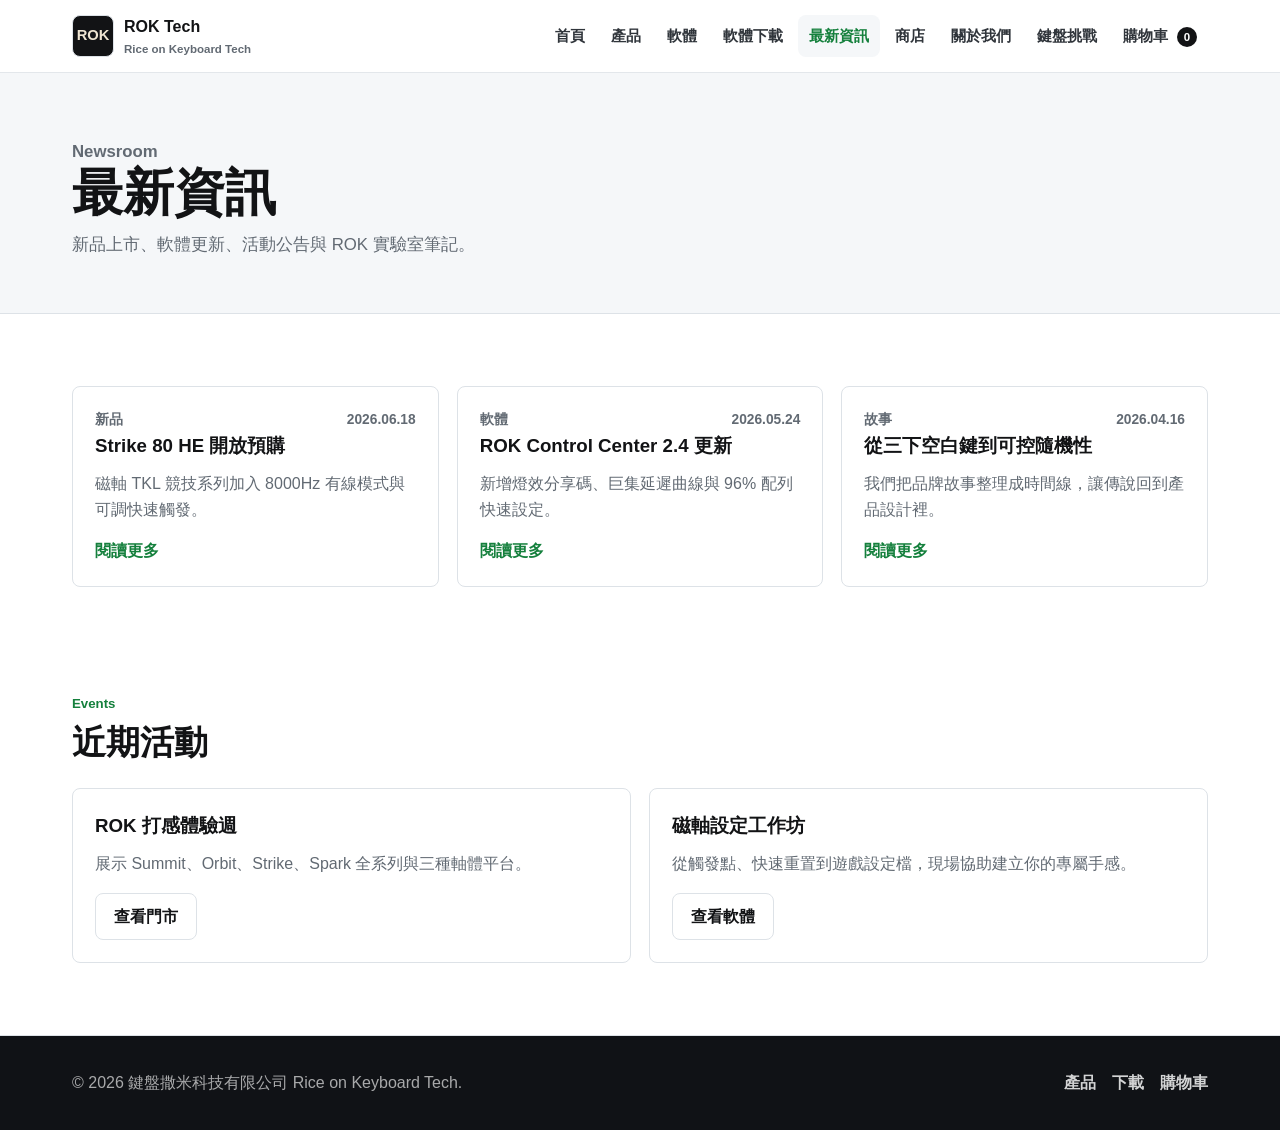
<file: news.html>
<!doctype html>
<html lang="zh-Hant">
  <head>
    <meta charset="utf-8">
    <meta name="viewport" content="width=device-width, initial-scale=1">
    <title>最新資訊 | ROK Tech</title>
    <link rel="icon" href="assets/images/favicon.svg" type="image/svg+xml">
    <link rel="stylesheet" href="assets/css/styles.css?v=20260624">
  </head>
  <body>
    <header class="site-header">
      <div class="header-inner">
        <a class="brand" href="index.html"><span class="brand-mark">ROK</span><span>ROK Tech<small>Rice on Keyboard Tech</small></span></a>
        <nav class="nav" aria-label="主選單">
          <a href="index.html">首頁</a><a href="products.html">產品</a><a href="software.html">軟體</a><a href="downloads.html">軟體下載</a><a href="news.html">最新資訊</a><a href="store.html">商店</a><a href="about.html">關於我們</a><a href="game-select.html">鍵盤挑戰</a><a class="cart-link" href="cart.html">購物車 <span class="cart-count" data-cart-count>0</span></a>
        </nav>
      </div>
    </header>
    <main>
      <section class="page-hero">
        <div class="page-hero-inner">
          <p class="eyebrow">Newsroom</p>
          <h1>最新資訊</h1>
          <p>新品上市、軟體更新、活動公告與 ROK 實驗室筆記。</p>
        </div>
      </section>
      <section class="section">
        <div class="news-grid" data-news-list></div>
      </section>
      <section class="section tight">
        <div class="section-heading"><div><p class="eyebrow">Events</p><h2>近期活動</h2></div></div>
        <div class="download-grid">
          <article class="download-card"><h3>ROK 打感體驗週</h3><p>展示 Summit、Orbit、Strike、Spark 全系列與三種軸體平台。</p><a class="btn ghost" href="store.html">查看門市</a></article>
          <article class="download-card"><h3>磁軸設定工作坊</h3><p>從觸發點、快速重置到遊戲設定檔，現場協助建立你的專屬手感。</p><a class="btn ghost" href="software.html">查看軟體</a></article>
        </div>
      </section>
    </main>
    <footer class="site-footer"><div class="footer-inner"><p>© 2026 鍵盤撒米科技有限公司 Rice on Keyboard Tech.</p><div class="footer-links"><a href="products.html">產品</a><a href="downloads.html">下載</a><a href="cart.html">購物車</a></div></div></footer>
    <script src="assets/js/data.js?v=20260624"></script>
    <script src="assets/js/app.js?v=20260624"></script>
  </body>
</html>
</file>
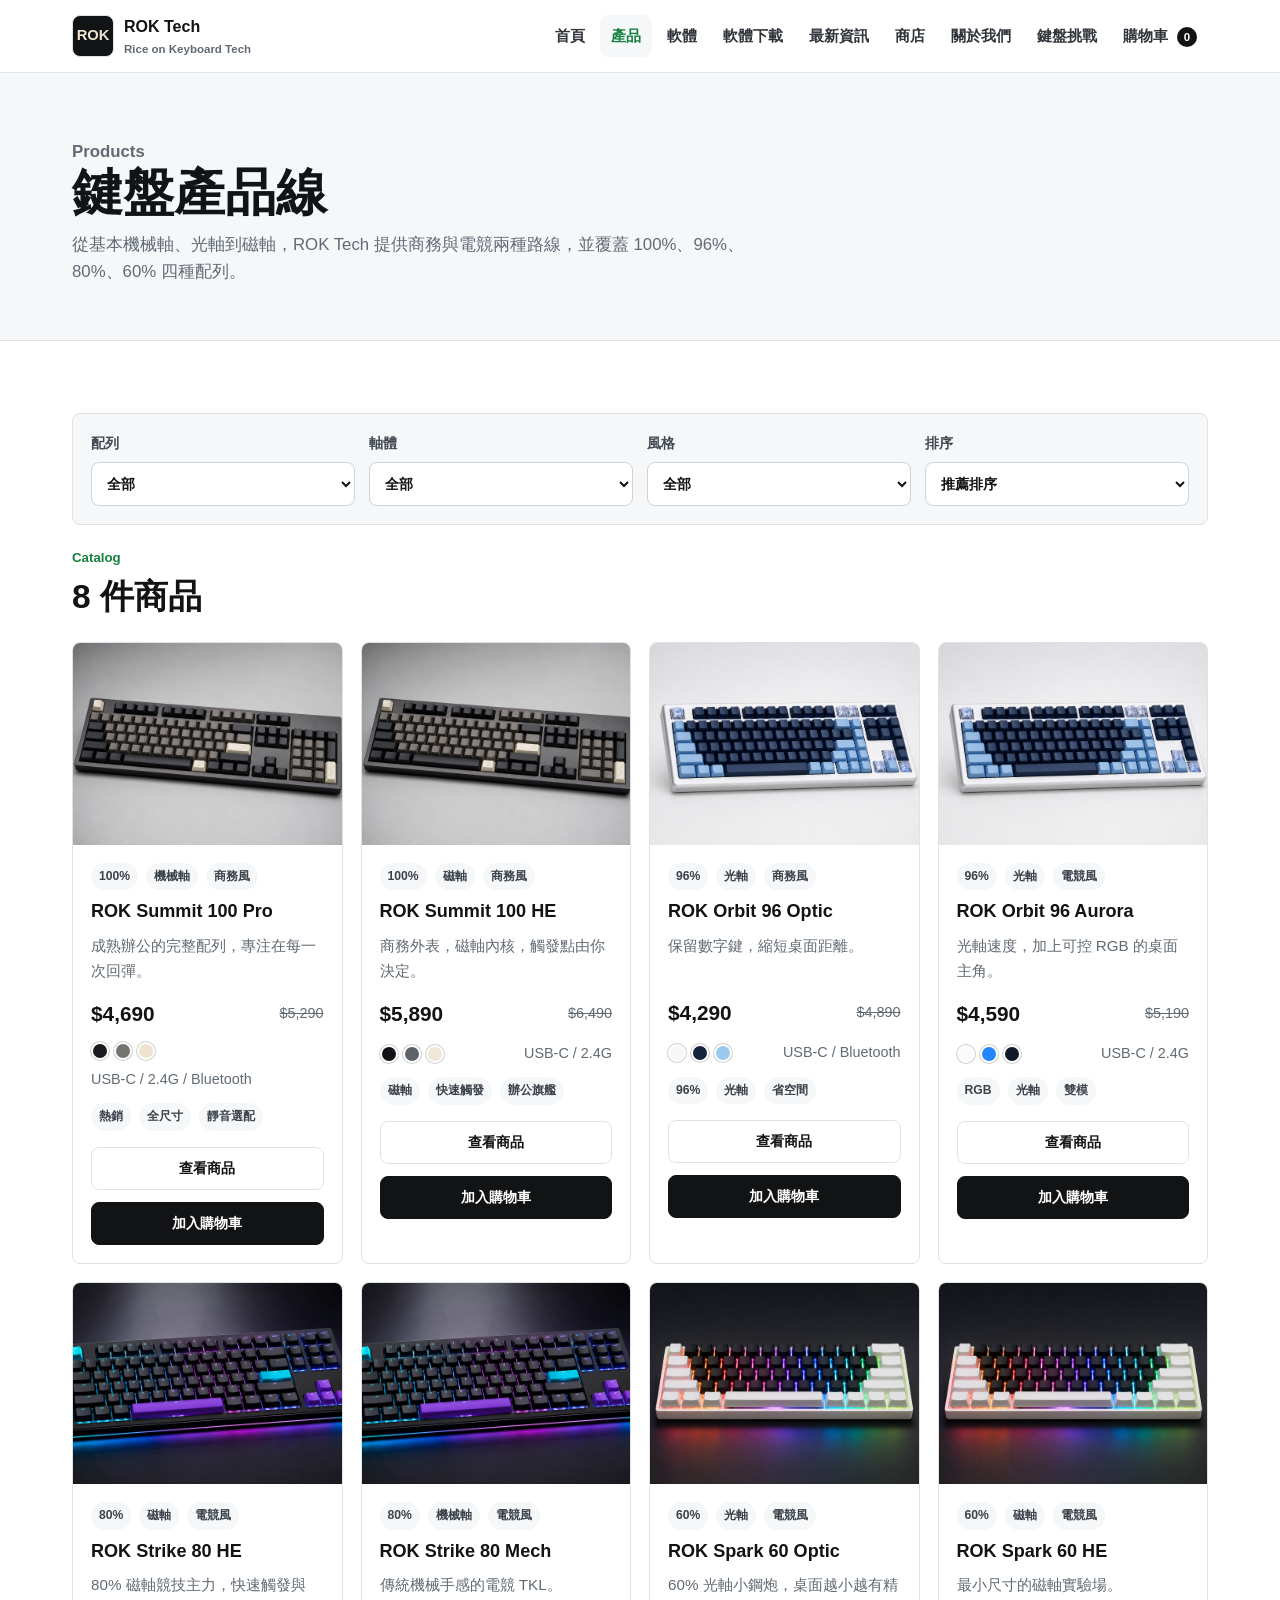
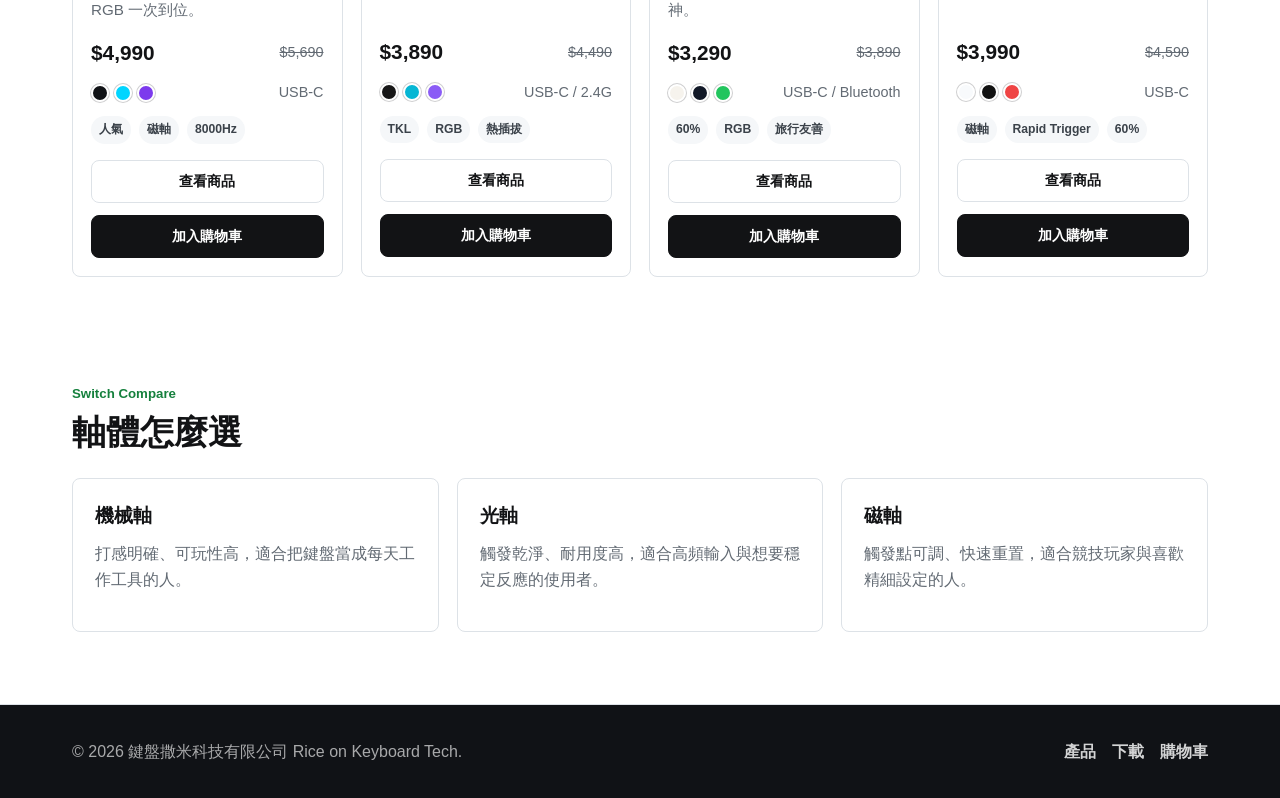
<file: products.html>
<!doctype html>
<html lang="zh-Hant">
  <head>
    <meta charset="utf-8">
    <meta name="viewport" content="width=device-width, initial-scale=1">
    <title>產品 | ROK Tech</title>
    <link rel="icon" href="assets/images/favicon.svg" type="image/svg+xml">
    <link rel="stylesheet" href="assets/css/styles.css?v=20260624">
  </head>
  <body>
    <header class="site-header">
      <div class="header-inner">
        <a class="brand" href="index.html"><span class="brand-mark">ROK</span><span>ROK Tech<small>Rice on Keyboard Tech</small></span></a>
        <nav class="nav" aria-label="主選單">
          <a href="index.html">首頁</a><a href="products.html">產品</a><a href="software.html">軟體</a><a href="downloads.html">軟體下載</a><a href="news.html">最新資訊</a><a href="store.html">商店</a><a href="about.html">關於我們</a><a href="game-select.html">鍵盤挑戰</a><a class="cart-link" href="cart.html">購物車 <span class="cart-count" data-cart-count>0</span></a>
        </nav>
      </div>
    </header>
    <main>
      <section class="page-hero">
        <div class="page-hero-inner">
          <p class="eyebrow">Products</p>
          <h1>鍵盤產品線</h1>
          <p>從基本機械軸、光軸到磁軸，ROK Tech 提供商務與電競兩種路線，並覆蓋 100%、96%、80%、60% 四種配列。</p>
        </div>
      </section>
      <section class="section">
        <div class="filters" aria-label="產品篩選">
          <label>配列
            <select data-filter-size>
              <option>全部</option><option>100%</option><option>96%</option><option>80%</option><option>60%</option>
            </select>
          </label>
          <label>軸體
            <select data-filter-tech>
              <option>全部</option><option>機械軸</option><option>光軸</option><option>磁軸</option>
            </select>
          </label>
          <label>風格
            <select data-filter-style>
              <option>全部</option><option>商務風</option><option>電競風</option>
            </select>
          </label>
          <label>排序
            <select data-sort>
              <option value="featured">推薦排序</option><option value="price-low">價格低到高</option><option value="price-high">價格高到低</option><option value="size">配列大小</option>
            </select>
          </label>
        </div>
        <div class="section-heading">
          <div>
            <p class="eyebrow">Catalog</p>
            <h2 data-product-count>8 件商品</h2>
          </div>
        </div>
        <div class="product-grid" data-product-grid></div>
      </section>
      <section class="section tight">
        <div class="section-heading">
          <div>
            <p class="eyebrow">Switch Compare</p>
            <h2>軸體怎麼選</h2>
          </div>
        </div>
        <div class="switch-grid">
          <article class="spec-card"><h3>機械軸</h3><p>打感明確、可玩性高，適合把鍵盤當成每天工作工具的人。</p></article>
          <article class="spec-card"><h3>光軸</h3><p>觸發乾淨、耐用度高，適合高頻輸入與想要穩定反應的使用者。</p></article>
          <article class="spec-card"><h3>磁軸</h3><p>觸發點可調、快速重置，適合競技玩家與喜歡精細設定的人。</p></article>
        </div>
      </section>
    </main>
    <footer class="site-footer"><div class="footer-inner"><p>© 2026 鍵盤撒米科技有限公司 Rice on Keyboard Tech.</p><div class="footer-links"><a href="products.html">產品</a><a href="downloads.html">下載</a><a href="cart.html">購物車</a></div></div></footer>
    <script src="assets/js/data.js?v=20260624"></script>
    <script src="assets/js/app.js?v=20260624"></script>
  </body>
</html>
</file>
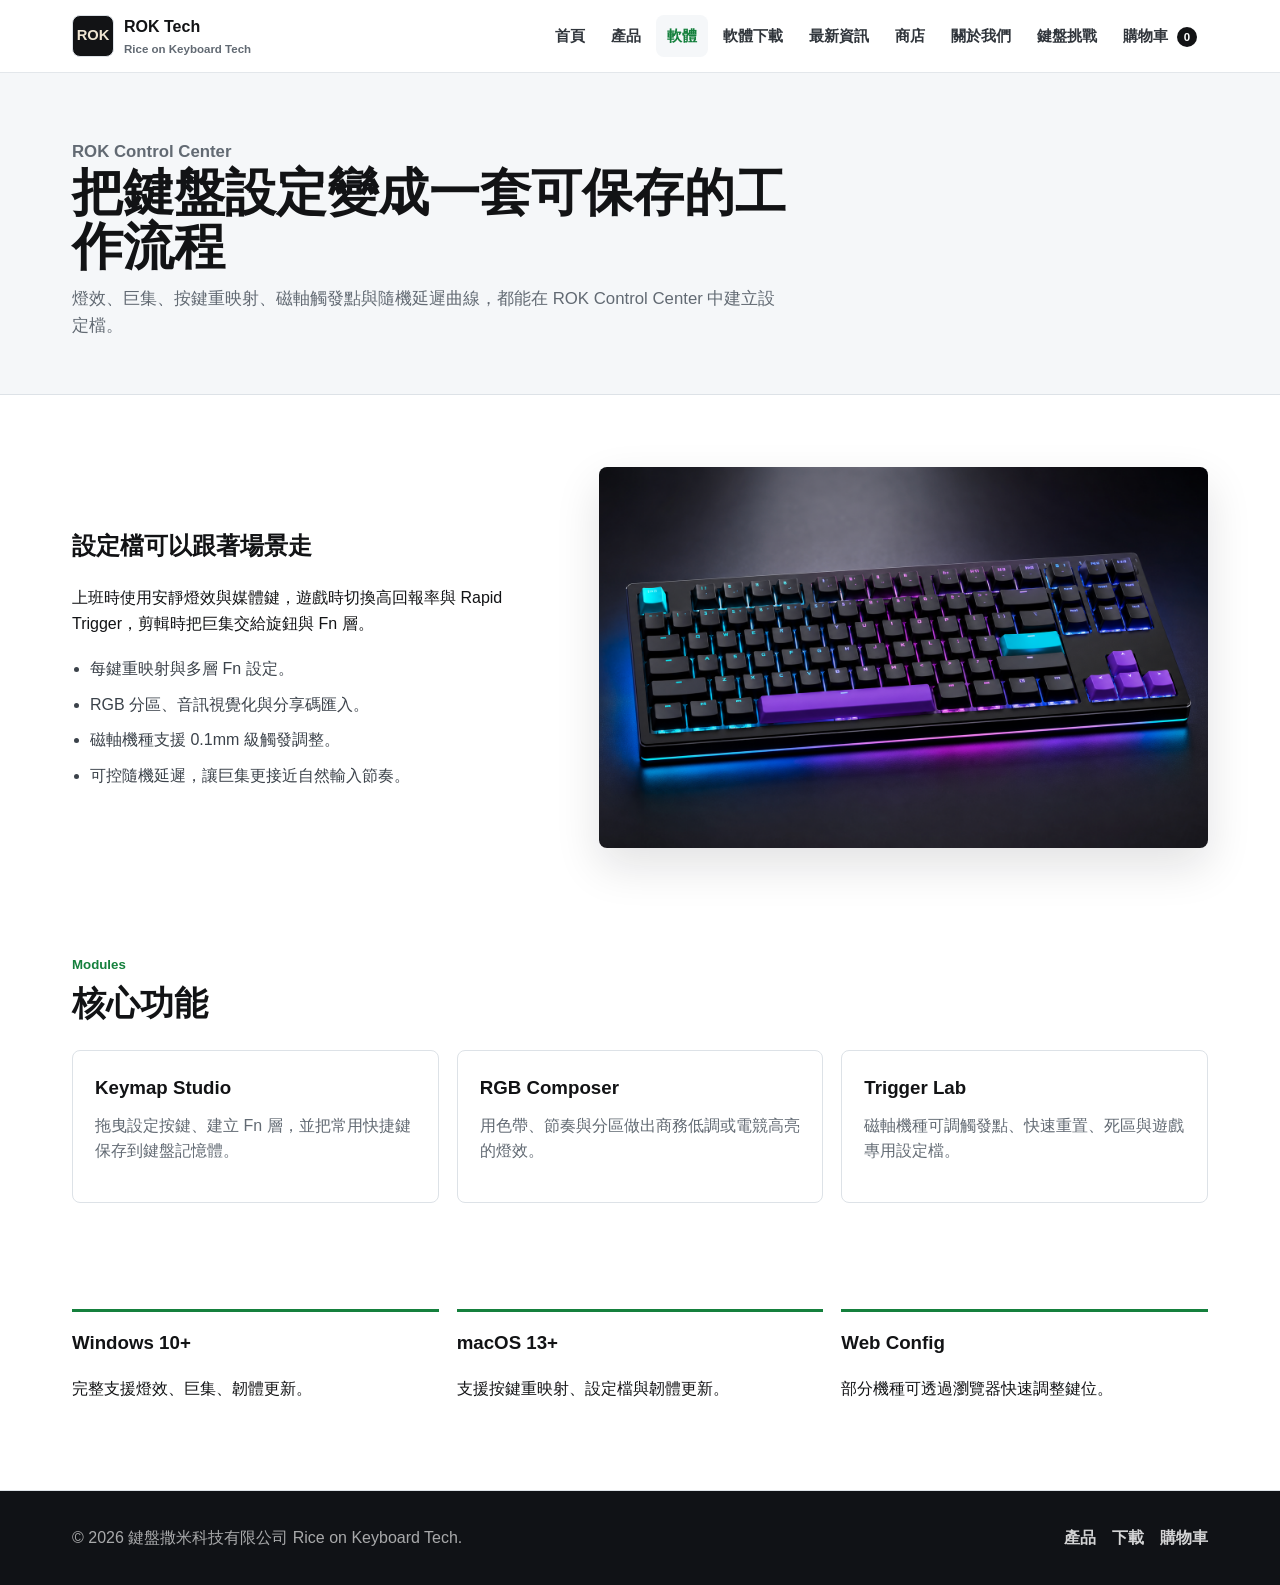
<file: software.html>
<!doctype html>
<html lang="zh-Hant">
  <head>
    <meta charset="utf-8">
    <meta name="viewport" content="width=device-width, initial-scale=1">
    <title>軟體 | ROK Tech</title>
    <link rel="icon" href="assets/images/favicon.svg" type="image/svg+xml">
    <link rel="stylesheet" href="assets/css/styles.css?v=20260624">
  </head>
  <body>
    <header class="site-header">
      <div class="header-inner">
        <a class="brand" href="index.html"><span class="brand-mark">ROK</span><span>ROK Tech<small>Rice on Keyboard Tech</small></span></a>
        <nav class="nav" aria-label="主選單">
          <a href="index.html">首頁</a><a href="products.html">產品</a><a href="software.html">軟體</a><a href="downloads.html">軟體下載</a><a href="news.html">最新資訊</a><a href="store.html">商店</a><a href="about.html">關於我們</a><a href="game-select.html">鍵盤挑戰</a><a class="cart-link" href="cart.html">購物車 <span class="cart-count" data-cart-count>0</span></a>
        </nav>
      </div>
    </header>
    <main>
      <section class="page-hero">
        <div class="page-hero-inner">
          <p class="eyebrow">ROK Control Center</p>
          <h1>把鍵盤設定變成一套可保存的工作流程</h1>
          <p>燈效、巨集、按鍵重映射、磁軸觸發點與隨機延遲曲線，都能在 ROK Control Center 中建立設定檔。</p>
        </div>
      </section>
      <section class="section">
        <div class="software-layout">
          <div>
            <h2>設定檔可以跟著場景走</h2>
            <p>上班時使用安靜燈效與媒體鍵，遊戲時切換高回報率與 Rapid Trigger，剪輯時把巨集交給旋鈕與 Fn 層。</p>
            <ul class="feature-list">
              <li>每鍵重映射與多層 Fn 設定。</li>
              <li>RGB 分區、音訊視覺化與分享碼匯入。</li>
              <li>磁軸機種支援 0.1mm 級觸發調整。</li>
              <li>可控隨機延遲，讓巨集更接近自然輸入節奏。</li>
            </ul>
          </div>
          <img src="assets/images/rok-strike-80.png" alt="ROK Strike 80 HE RGB 鍵盤">
        </div>
      </section>
      <section class="section tight">
        <div class="section-heading"><div><p class="eyebrow">Modules</p><h2>核心功能</h2></div></div>
        <div class="switch-grid">
          <article class="spec-card"><h3>Keymap Studio</h3><p>拖曳設定按鍵、建立 Fn 層，並把常用快捷鍵保存到鍵盤記憶體。</p></article>
          <article class="spec-card"><h3>RGB Composer</h3><p>用色帶、節奏與分區做出商務低調或電競高亮的燈效。</p></article>
          <article class="spec-card"><h3>Trigger Lab</h3><p>磁軸機種可調觸發點、快速重置、死區與遊戲專用設定檔。</p></article>
        </div>
      </section>
      <section class="section tight">
        <div class="support-strip">
          <div><h3>Windows 10+</h3><p>完整支援燈效、巨集、韌體更新。</p></div>
          <div><h3>macOS 13+</h3><p>支援按鍵重映射、設定檔與韌體更新。</p></div>
          <div><h3>Web Config</h3><p>部分機種可透過瀏覽器快速調整鍵位。</p></div>
        </div>
      </section>
    </main>
    <footer class="site-footer"><div class="footer-inner"><p>© 2026 鍵盤撒米科技有限公司 Rice on Keyboard Tech.</p><div class="footer-links"><a href="products.html">產品</a><a href="downloads.html">下載</a><a href="cart.html">購物車</a></div></div></footer>
    <script src="assets/js/data.js?v=20260624"></script>
    <script src="assets/js/app.js?v=20260624"></script>
  </body>
</html>
</file>
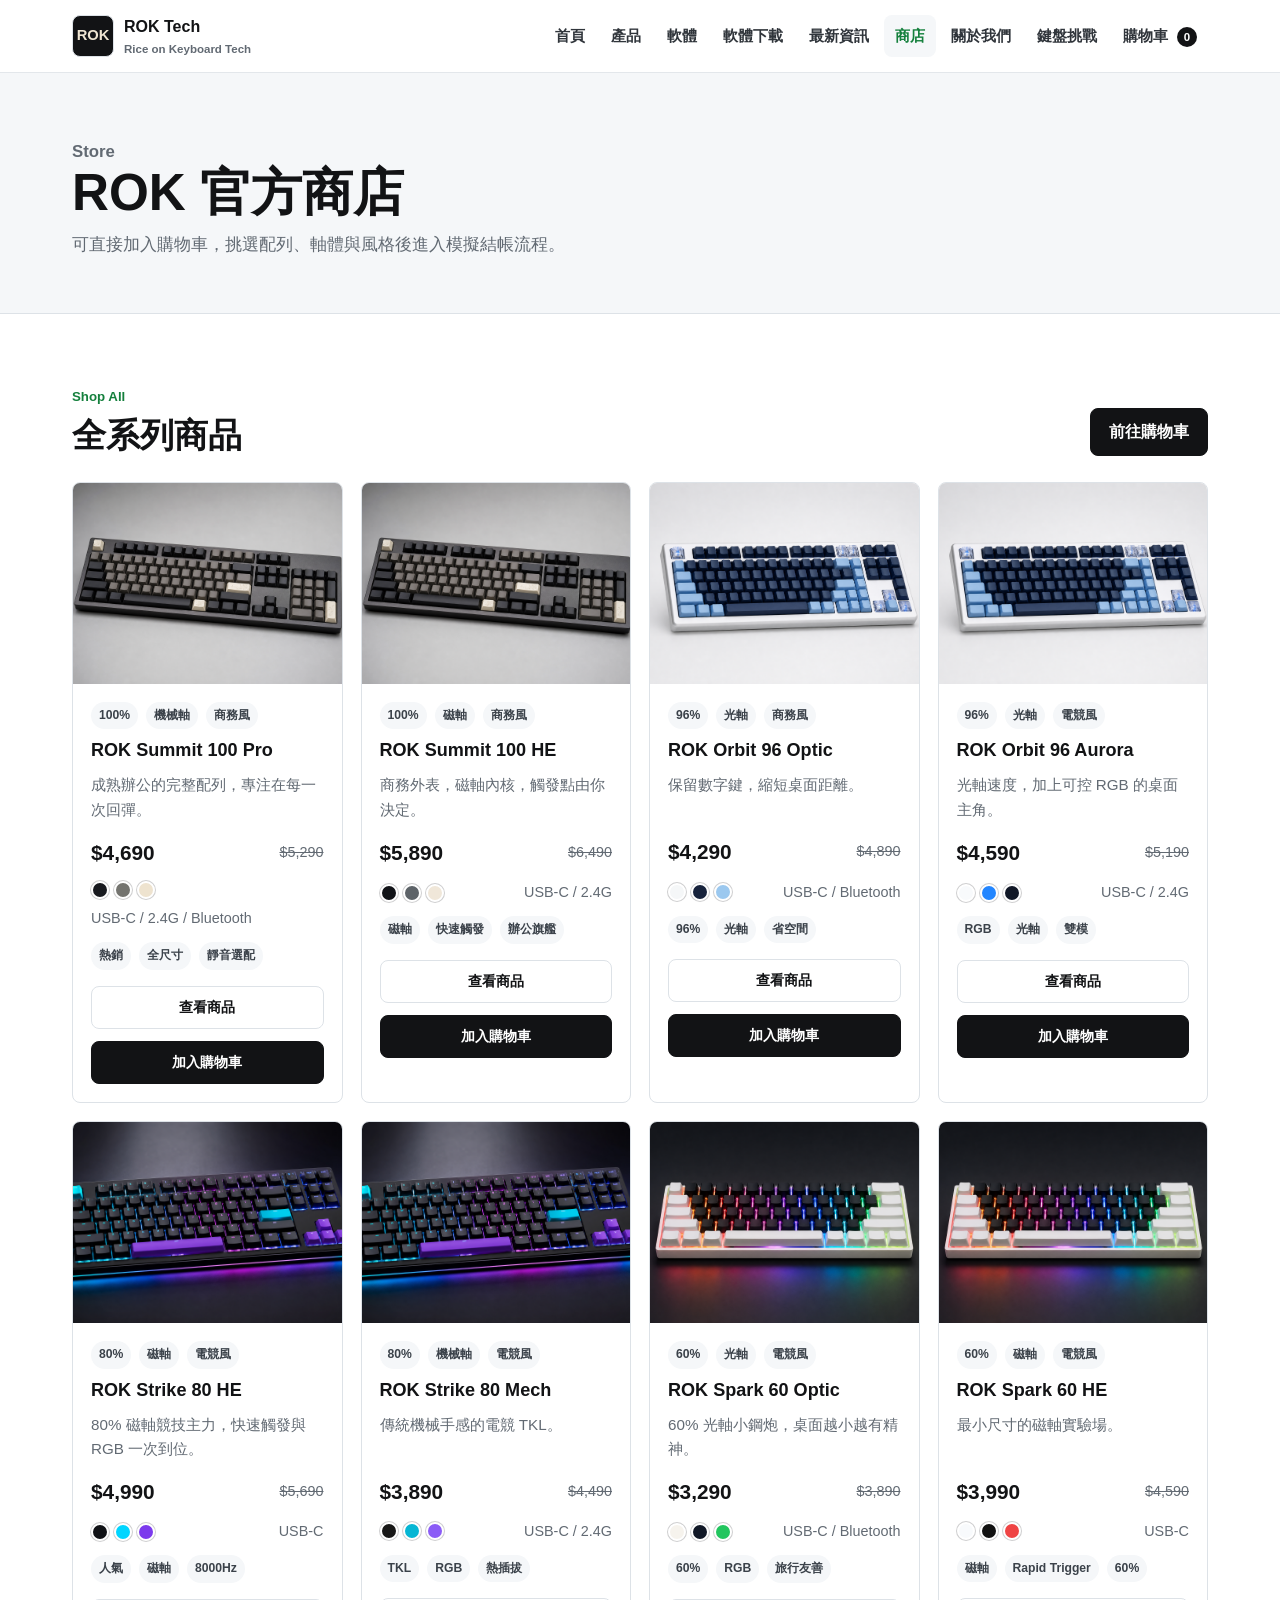
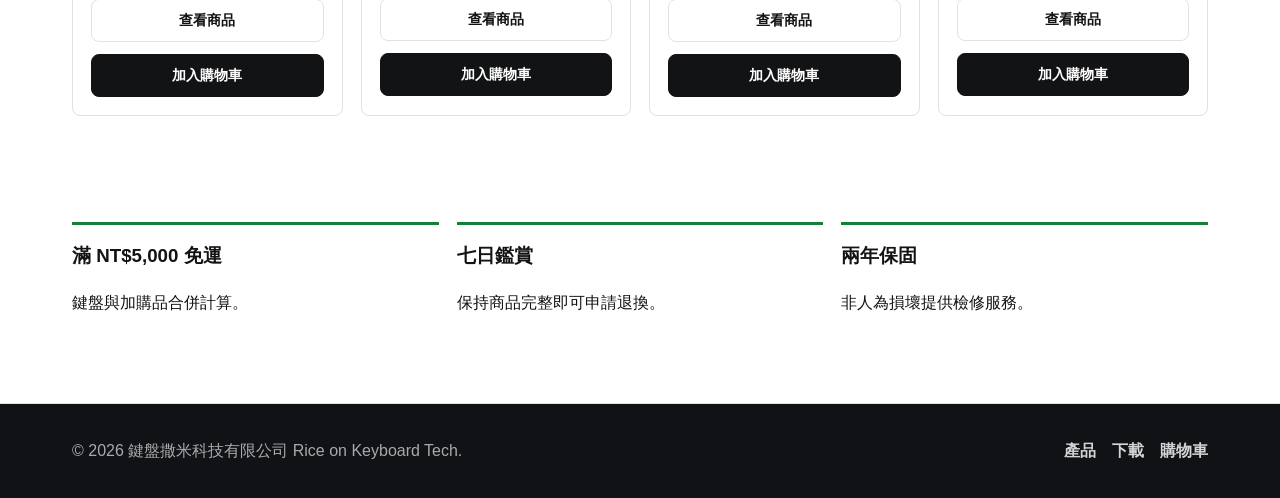
<file: store.html>
<!doctype html>
<html lang="zh-Hant">
  <head>
    <meta charset="utf-8">
    <meta name="viewport" content="width=device-width, initial-scale=1">
    <title>商店 | ROK Tech</title>
    <link rel="icon" href="assets/images/favicon.svg" type="image/svg+xml">
    <link rel="stylesheet" href="assets/css/styles.css?v=20260624">
  </head>
  <body>
    <header class="site-header">
      <div class="header-inner">
        <a class="brand" href="index.html"><span class="brand-mark">ROK</span><span>ROK Tech<small>Rice on Keyboard Tech</small></span></a>
        <nav class="nav" aria-label="主選單">
          <a href="index.html">首頁</a><a href="products.html">產品</a><a href="software.html">軟體</a><a href="downloads.html">軟體下載</a><a href="news.html">最新資訊</a><a href="store.html">商店</a><a href="about.html">關於我們</a><a href="game-select.html">鍵盤挑戰</a><a class="cart-link" href="cart.html">購物車 <span class="cart-count" data-cart-count>0</span></a>
        </nav>
      </div>
    </header>
    <main>
      <section class="page-hero">
        <div class="page-hero-inner">
          <p class="eyebrow">Store</p>
          <h1>ROK 官方商店</h1>
          <p>可直接加入購物車，挑選配列、軸體與風格後進入模擬結帳流程。</p>
        </div>
      </section>
      <section class="section">
        <div class="section-heading">
          <div><p class="eyebrow">Shop All</p><h2>全系列商品</h2></div>
          <a class="btn primary" href="cart.html">前往購物車</a>
        </div>
        <div class="product-grid" data-store-products></div>
      </section>
      <section class="section tight">
        <div class="support-strip">
          <div><h3>滿 NT$5,000 免運</h3><p>鍵盤與加購品合併計算。</p></div>
          <div><h3>七日鑑賞</h3><p>保持商品完整即可申請退換。</p></div>
          <div><h3>兩年保固</h3><p>非人為損壞提供檢修服務。</p></div>
        </div>
      </section>
    </main>
    <footer class="site-footer"><div class="footer-inner"><p>© 2026 鍵盤撒米科技有限公司 Rice on Keyboard Tech.</p><div class="footer-links"><a href="products.html">產品</a><a href="downloads.html">下載</a><a href="cart.html">購物車</a></div></div></footer>
    <script src="assets/js/data.js?v=20260624"></script>
    <script src="assets/js/app.js?v=20260624"></script>
  </body>
</html>
</file>
<file: assets/css/styles.css>
:root {
  --ink: #121315;
  --muted: #626a73;
  --line: #dde2e7;
  --surface: #ffffff;
  --soft: #f5f7f9;
  --dark: #171a20;
  --rice: #efe5d2;
  --green: #15803d;
  --cyan: #0284c7;
  --violet: #7c3aed;
  --amber: #b7791f;
  --rose: #be123c;
  --shadow: 0 18px 45px rgba(18, 19, 21, 0.12);
}

* {
  box-sizing: border-box;
}

/* hidden 屬性一律隱藏：避免元件自身的 display 規則（例如 .admin-login{display:grid}）
   蓋掉 hidden，導致登入後登入框仍顯示、或分頁／視窗無法正確隱藏。 */
[hidden] {
  display: none !important;
}

html {
  scroll-behavior: smooth;
}

body {
  margin: 0;
  background: var(--surface);
  color: var(--ink);
  font-family: Inter, "Noto Sans TC", "PingFang TC", "Microsoft JhengHei", Arial, sans-serif;
  line-height: 1.6;
  letter-spacing: 0;
}

img {
  display: block;
  max-width: 100%;
}

a {
  color: inherit;
  text-decoration: none;
}

button,
input,
select {
  font: inherit;
}

.site-header {
  position: sticky;
  top: 0;
  z-index: 20;
  border-bottom: 1px solid rgba(221, 226, 231, 0.82);
  background: rgba(255, 255, 255, 0.93);
  backdrop-filter: blur(16px);
}

.header-inner {
  display: flex;
  align-items: center;
  justify-content: space-between;
  gap: 24px;
  max-width: 1180px;
  min-height: 72px;
  margin: 0 auto;
  padding: 0 22px;
}

.brand {
  display: inline-flex;
  align-items: center;
  gap: 10px;
  font-weight: 800;
}

.brand-mark {
  display: grid;
  width: 42px;
  height: 42px;
  place-items: center;
  border: 1px solid var(--line);
  border-radius: 8px;
  background: var(--ink);
  color: var(--rice);
  font-size: 0.92rem;
}

.brand small {
  display: block;
  color: var(--muted);
  font-size: 0.72rem;
  font-weight: 600;
}

.nav {
  display: flex;
  align-items: center;
  flex-wrap: nowrap;
  gap: 4px;
  color: #30353b;
  font-size: 0.94rem;
  font-weight: 650;
  white-space: nowrap;
}

.nav a {
  flex: 0 0 auto;
  min-height: 40px;
  padding: 9px 11px;
  border-radius: 8px;
  white-space: nowrap;
}

.nav a:hover,
.nav a.is-active {
  background: var(--soft);
  color: var(--green);
}

.cart-link {
  position: relative;
}

.cart-count {
  display: inline-grid;
  min-width: 20px;
  height: 20px;
  margin-left: 5px;
  place-items: center;
  border-radius: 999px;
  background: var(--ink);
  color: #fff;
  font-size: 0.72rem;
}

.hero {
  position: relative;
  min-height: 72vh;
  display: grid;
  align-items: end;
  overflow: hidden;
  background: #0a0b0d;
  color: #fff;
}

/* Hero 輪播：原圖 + 三部影片，共 4 張 */
.hero-slides { position: absolute; inset: 0; z-index: 0; }
.hero-slide { position: absolute; inset: 0; opacity: 0; transition: opacity 0.8s ease; }
.hero-slide.is-active { opacity: 1; }
.hero-slide img, .hero-slide video { width: 100%; height: 100%; object-fit: cover; display: block; }

/* 文字可讀性遮罩（蓋在輪播上、文字下） */
.hero::after {
  content: "";
  position: absolute; inset: 0; z-index: 1; pointer-events: none;
  background: linear-gradient(90deg, rgba(10, 11, 13, 0.9), rgba(10, 11, 13, 0.56) 44%, rgba(10, 11, 13, 0.12));
}

/* 左右方向鍵 */
.hero-nav {
  position: absolute; top: 50%; transform: translateY(-50%); z-index: 3;
  width: 48px; height: 48px; border-radius: 50%;
  border: 1px solid rgba(255, 255, 255, 0.4); background: rgba(10, 11, 13, 0.4);
  color: #fff; font-size: 1.8rem; line-height: 1; cursor: pointer;
  display: flex; align-items: center; justify-content: center;
  -webkit-backdrop-filter: blur(4px); backdrop-filter: blur(4px);
}
.hero-nav:hover { background: rgba(10, 11, 13, 0.7); }
.hero-nav.prev { left: 18px; }
.hero-nav.next { right: 18px; }

/* 圓點指示 */
.hero-dots {
  position: absolute; bottom: 18px; left: 50%; transform: translateX(-50%); z-index: 3;
  display: flex; gap: 8px;
}
.hero-dot {
  width: 10px; height: 10px; border-radius: 999px; padding: 0;
  border: 0; background: rgba(255, 255, 255, 0.45); cursor: pointer; transition: width 0.3s, background 0.3s;
}
.hero-dot.is-active { width: 26px; background: #fff; }

.hero-content {
  position: relative;
  z-index: 2;
  max-width: 1180px;
  width: 100%;
  margin: 0 auto;
  padding: 92px 22px 68px;
}

.eyebrow {
  margin: 0 0 10px;
  color: var(--green);
  font-size: 0.83rem;
  font-weight: 800;
}

.hero .eyebrow {
  color: #b8f4d1;
}

h1,
h2,
h3,
p {
  margin-top: 0;
}

.hero h1 {
  max-width: 680px;
  margin-bottom: 18px;
  font-size: 4.3rem;
  line-height: 1.02;
}

.hero p {
  max-width: 620px;
  color: rgba(255, 255, 255, 0.83);
  font-size: 1.12rem;
}

.hero-actions,
.card-actions,
.download-actions {
  display: flex;
  flex-wrap: wrap;
  gap: 12px;
  align-items: center;
}

.btn {
  display: inline-flex;
  min-height: 44px;
  align-items: center;
  justify-content: center;
  gap: 8px;
  padding: 10px 18px;
  border: 1px solid var(--line);
  border-radius: 8px;
  background: #fff;
  color: var(--ink);
  cursor: pointer;
  font-weight: 800;
}

.btn.primary {
  border-color: var(--ink);
  background: var(--ink);
  color: #fff;
}

.btn.danger {
  border-color: var(--rose);
  background: var(--rose);
  color: #fff;
}

.btn.ghost {
  background: transparent;
}

.hero .btn.ghost {
  border-color: rgba(255, 255, 255, 0.55);
  color: #fff;
}

.btn:hover {
  transform: translateY(-1px);
}

.btn.wide {
  width: 100%;
}

/* 後台「重新整理訂單」按鈕：用品牌青色，明顯但與既有按鈕風格一致。 */
.btn.accent {
  border-color: var(--cyan);
  background: var(--cyan);
  color: #fff;
}

/* 後台「匯出 Excel」按鈕：用品牌綠（試算表色），與其他按鈕並排。 */
.btn.excel {
  border-color: var(--green);
  background: var(--green);
  color: #fff;
}

.btn .refresh-icon,
.btn .excel-icon {
  flex: none;
}

/* 點擊時讓圖示轉一圈，給使用者「已重新讀取」的視覺回饋。 */
.btn.is-refreshing .refresh-icon {
  animation: rok-spin 0.6s linear;
}

@keyframes rok-spin {
  from { transform: rotate(0deg); }
  to { transform: rotate(360deg); }
}

/* 後台右上角「上次同步 HH:MM:SS」小字提示。 */
.admin-actions .sync-time {
  align-self: center;
  margin-right: 4px;
  color: var(--muted);
  font-size: 0.82rem;
  font-weight: 600;
  white-space: nowrap;
}

.section {
  max-width: 1180px;
  margin: 0 auto;
  padding: 72px 22px;
}

.section.tight {
  padding-top: 34px;
}

.section-heading {
  display: flex;
  align-items: end;
  justify-content: space-between;
  gap: 24px;
  margin-bottom: 26px;
}

.section-heading h2 {
  margin: 0;
  font-size: 2.1rem;
  line-height: 1.14;
}

.section-heading p:not(.eyebrow) {
  max-width: 560px;
  margin-bottom: 0;
  color: var(--muted);
}

.page-hero {
  background: var(--soft);
  border-bottom: 1px solid var(--line);
}

.page-hero-inner {
  max-width: 1180px;
  margin: 0 auto;
  padding: 66px 22px 54px;
}

.page-hero h1 {
  max-width: 720px;
  margin-bottom: 12px;
  font-size: 3.2rem;
  line-height: 1.06;
}

.page-hero p {
  max-width: 720px;
  margin-bottom: 0;
  color: var(--muted);
  font-size: 1.05rem;
}

.layout-grid,
.product-grid,
.switch-grid,
.news-grid,
.download-grid,
.lineup-grid {
  display: grid;
  gap: 18px;
}

.layout-grid {
  grid-template-columns: repeat(4, 1fr);
}

.product-grid {
  grid-template-columns: repeat(4, 1fr);
}

.lineup-card,
.spec-card,
.news-card,
.download-card,
.product-card,
.cart-item,
.checkout-panel {
  border: 1px solid var(--line);
  border-radius: 8px;
  background: #fff;
}

.lineup-card {
  padding: 22px;
}

.lineup-card strong {
  display: block;
  margin-bottom: 6px;
  font-size: 1.3rem;
}

.lineup-card span,
.mini,
.compare {
  color: var(--muted);
  font-size: 0.9rem;
}

.product-card {
  overflow: hidden;
  transition: transform 160ms ease, box-shadow 160ms ease;
}

.product-card:hover {
  transform: translateY(-3px);
  box-shadow: var(--shadow);
}

.product-media {
  display: block;
  aspect-ratio: 4 / 3;
  background: var(--soft);
  overflow: hidden;
}

.product-media img {
  width: 100%;
  height: 100%;
  object-fit: cover;
}

.product-body {
  padding: 18px;
}

.product-body h3 {
  margin: 7px 0 8px;
  font-size: 1.13rem;
}

.product-body p {
  min-height: 48px;
  margin-bottom: 14px;
  color: var(--muted);
  font-size: 0.95rem;
}

.product-meta,
.badges,
.card-row {
  display: flex;
  flex-wrap: wrap;
  align-items: center;
  gap: 8px;
}

.product-meta span,
.pill {
  border-radius: 999px;
  background: var(--soft);
  color: #3b424a;
  font-size: 0.76rem;
  font-weight: 800;
  padding: 4px 8px;
}

.card-row {
  justify-content: space-between;
  margin-bottom: 12px;
}

.card-row strong,
.price-line strong {
  font-size: 1.3rem;
}

.compare,
.price-line span {
  text-decoration: line-through;
}

.swatches {
  display: inline-flex;
  gap: 5px;
}

.swatch {
  width: 18px;
  height: 18px;
  border: 2px solid #fff;
  border-radius: 999px;
  background: var(--swatch);
  box-shadow: 0 0 0 1px rgba(18, 19, 21, 0.2);
}

.card-actions {
  margin-top: 16px;
}

.card-actions .btn {
  flex: 1 1 130px;
  min-height: 42px;
  padding: 9px 12px;
  font-size: 0.9rem;
}

.filters {
  display: grid;
  grid-template-columns: repeat(4, minmax(0, 1fr));
  gap: 14px;
  margin-bottom: 22px;
  padding: 18px;
  border: 1px solid var(--line);
  border-radius: 8px;
  background: var(--soft);
}

label {
  display: grid;
  gap: 7px;
  color: #424950;
  font-size: 0.9rem;
  font-weight: 800;
}

select,
input {
  min-height: 44px;
  width: 100%;
  border: 1px solid #cbd3dc;
  border-radius: 8px;
  background: #fff;
  color: var(--ink);
  padding: 9px 11px;
}

.story-band {
  background: var(--dark);
  color: #fff;
}

.story-band .section {
  display: grid;
  grid-template-columns: 0.88fr 1.12fr;
  gap: 42px;
  align-items: center;
}

.story-band p {
  color: rgba(255, 255, 255, 0.74);
}

.story-panel {
  display: grid;
  gap: 12px;
}

.story-panel div {
  border: 1px solid rgba(255, 255, 255, 0.16);
  border-radius: 8px;
  padding: 18px;
  background: rgba(255, 255, 255, 0.05);
}

.software-band {
  background: #f9fafb;
}

.software-layout {
  display: grid;
  grid-template-columns: 0.9fr 1.1fr;
  gap: 28px;
  align-items: center;
}

.software-layout img {
  width: 100%;
  aspect-ratio: 16 / 10;
  object-fit: cover;
  border-radius: 8px;
  box-shadow: var(--shadow);
}

.feature-list {
  display: grid;
  gap: 10px;
  margin: 20px 0 0;
  padding-left: 18px;
  color: #3b424a;
}

.spec-card,
.news-card,
.download-card {
  padding: 22px;
}

.switch-grid,
.news-grid {
  grid-template-columns: repeat(3, 1fr);
}

.download-grid {
  grid-template-columns: repeat(2, 1fr);
}

.spec-card h3,
.news-card h3,
.download-card h3 {
  margin-bottom: 10px;
}

.spec-card p,
.news-card p,
.download-card p {
  color: var(--muted);
}

.spec-card dl {
  display: grid;
  gap: 8px;
  margin: 0 0 14px;
}

.spec-card dl div,
.spec-table div,
.checkout-panel > div {
  display: flex;
  justify-content: space-between;
  gap: 18px;
  border-bottom: 1px solid var(--line);
  padding: 10px 0;
}

dt,
.spec-table span {
  color: var(--muted);
}

dd {
  margin: 0;
  font-weight: 800;
}

.news-top {
  display: flex;
  justify-content: space-between;
  gap: 12px;
  color: var(--muted);
  font-size: 0.86rem;
  font-weight: 800;
}

.news-card a {
  color: var(--green);
  font-weight: 850;
}

.detail-layout {
  display: grid;
  grid-template-columns: 1.1fr 0.9fr;
  gap: 34px;
  max-width: 1180px;
  margin: 0 auto;
  padding: 56px 22px 24px;
}

.detail-media img {
  width: 100%;
  aspect-ratio: 4 / 3;
  object-fit: cover;
  border: 1px solid var(--line);
  border-radius: 8px;
  background: var(--soft);
}

.detail-thumbs {
  display: grid;
  grid-template-columns: repeat(3, minmax(0, 1fr));
  gap: 10px;
  margin-top: 12px;
}

.detail-thumbs span {
  display: inline-flex;
  min-height: 42px;
  align-items: center;
  justify-content: center;
  gap: 8px;
  border: 1px solid var(--line);
  border-radius: 8px;
  font-weight: 800;
}

.detail-thumbs i {
  width: 18px;
  height: 18px;
  border-radius: 999px;
  background: var(--swatch);
  box-shadow: inset 0 0 0 1px rgba(0, 0, 0, 0.18);
}

.detail-panel {
  align-self: start;
  border: 1px solid var(--line);
  border-radius: 8px;
  padding: 28px;
  background: #fff;
}

.detail-panel h1 {
  margin-bottom: 12px;
  font-size: 2.65rem;
  line-height: 1.06;
}

.lead {
  color: var(--muted);
  font-size: 1.05rem;
}

.price-line {
  display: flex;
  align-items: baseline;
  gap: 12px;
  margin: 20px 0;
}

.choice-grid {
  display: grid;
  grid-template-columns: repeat(2, minmax(0, 1fr));
  gap: 14px;
  margin-bottom: 16px;
}

.choice-grid label:last-child {
  grid-column: span 2;
}

.spec-table {
  display: grid;
  grid-template-columns: repeat(2, minmax(0, 1fr));
  gap: 0 28px;
  border-top: 1px solid var(--line);
}

.cart-layout {
  display: grid;
  grid-template-columns: 1fr 360px;
  gap: 24px;
  max-width: 1180px;
  margin: 0 auto;
  padding: 54px 22px 80px;
}

.cart-list {
  display: grid;
  gap: 14px;
}

.cart-item {
  display: grid;
  grid-template-columns: 148px 1fr auto auto;
  gap: 18px;
  align-items: center;
  padding: 14px;
}

.cart-item img {
  width: 148px;
  aspect-ratio: 4 / 3;
  object-fit: cover;
  border-radius: 8px;
  background: var(--soft);
}

.cart-item h3 {
  margin-bottom: 4px;
}

.cart-item p {
  margin-bottom: 6px;
  color: var(--muted);
}

.quantity {
  display: inline-grid;
  grid-template-columns: 34px 38px 34px;
  align-items: center;
  border: 1px solid var(--line);
  border-radius: 8px;
  overflow: hidden;
}

.quantity button {
  width: 34px;
  height: 34px;
  border: 0;
  background: var(--soft);
  cursor: pointer;
}

.quantity span {
  text-align: center;
  font-weight: 800;
}

.remove {
  min-height: 36px;
  border: 0;
  background: transparent;
  color: var(--rose);
  cursor: pointer;
  font-weight: 800;
}

.checkout-panel {
  align-self: start;
  padding: 22px;
}

.checkout-panel h2 {
  margin-bottom: 14px;
}

.checkout-panel .total {
  border-bottom: 0;
  font-size: 1.12rem;
}

.checkout-panel form {
  display: grid;
  gap: 14px;
  margin-top: 18px;
}

.empty-cart {
  display: grid;
  min-height: 46vh;
  place-items: center;
  align-content: center;
  gap: 14px;
  text-align: center;
}

.empty-cart h1 {
  margin-bottom: 0;
}

.empty-cart.compact {
  min-height: 300px;
  border: 1px solid var(--line);
  border-radius: 8px;
  background: #fff;
  padding: 28px;
}

.success-panel {
  max-width: 960px;
  margin: 0 auto;
  padding: 72px 22px 90px;
}

.success-panel h1 {
  font-size: 3rem;
  line-height: 1.08;
}

.success-panel > p {
  color: var(--muted);
}

.status-pill {
  display: inline-flex;
  min-height: 26px;
  align-items: center;
  justify-content: center;
  border-radius: 999px;
  padding: 3px 10px;
  font-size: 0.78rem;
  font-weight: 850;
}

.status-pill.new {
  background: #e8f5ef;
  color: #116034;
}

.status-pill.working {
  background: #e6f1fb;
  color: #075985;
}

.status-pill.shipping {
  background: #f2eafd;
  color: #6d28d9;
}

.status-pill.done {
  background: #edf7e7;
  color: #3f6212;
}

.status-pill.cancelled {
  background: #fae8ea;
  color: #9f1239;
}

.admin-body {
  background: #eef2f6;
}

.admin-shell {
  min-height: 100vh;
}

.admin-login {
  display: grid;
  width: min(440px, calc(100% - 44px));
  gap: 24px;
  margin: 0 auto;
  padding: 84px 0;
}

.admin-login form {
  display: grid;
  gap: 14px;
  border: 1px solid var(--line);
  border-radius: 8px;
  background: #fff;
  padding: 22px;
  box-shadow: var(--shadow);
}

.form-hint {
  margin-bottom: 0;
  color: var(--muted);
  font-size: 0.88rem;
}

.form-error {
  min-height: 22px;
  margin-bottom: 0;
  color: var(--rose);
  font-weight: 800;
}

.admin-dashboard {
  max-width: 1280px;
  margin: 0 auto;
  padding: 22px;
}

.admin-topbar,
.admin-controls,
.admin-hero,
.order-stats,
.admin-order-layout {
  margin-bottom: 18px;
}

.admin-topbar {
  display: flex;
  align-items: center;
  justify-content: space-between;
  gap: 18px;
  border: 1px solid var(--line);
  border-radius: 8px;
  background: #fff;
  padding: 14px;
}

.admin-actions {
  display: flex;
  flex-wrap: wrap;
  gap: 10px;
}

.admin-hero {
  border-radius: 8px;
  background: var(--dark);
  color: #fff;
  padding: 32px;
}

.admin-hero h1 {
  margin-bottom: 8px;
  font-size: 2.6rem;
  line-height: 1.08;
}

.admin-hero p:not(.eyebrow) {
  max-width: 620px;
  margin-bottom: 0;
  color: rgba(255, 255, 255, 0.72);
}

.order-stats {
  display: grid;
  grid-template-columns: repeat(4, 1fr);
  gap: 14px;
}

.order-stats article {
  border: 1px solid var(--line);
  border-radius: 8px;
  background: #fff;
  padding: 18px;
}

.order-stats span {
  display: block;
  color: var(--muted);
  font-weight: 800;
}

.order-stats strong {
  display: block;
  margin-top: 6px;
  font-size: 1.6rem;
}

.admin-controls {
  display: grid;
  grid-template-columns: 1fr 260px;
  gap: 14px;
  border: 1px solid var(--line);
  border-radius: 8px;
  background: #fff;
  padding: 16px;
}

.admin-order-layout {
  display: grid;
  grid-template-columns: minmax(320px, 0.72fr) minmax(0, 1.28fr);
  gap: 18px;
  align-items: start;
}

.admin-order-list {
  display: grid;
  gap: 12px;
}

.order-card {
  border: 1px solid var(--line);
  border-radius: 8px;
  background: #fff;
  overflow: hidden;
}

.order-card.is-active {
  border-color: var(--green);
  box-shadow: 0 0 0 2px rgba(21, 128, 61, 0.12);
}

.order-card button {
  display: grid;
  width: 100%;
  grid-template-columns: 1fr auto;
  gap: 5px 12px;
  border: 0;
  background: transparent;
  padding: 16px;
  text-align: left;
  cursor: pointer;
}

.order-id {
  color: var(--green);
  font-weight: 850;
}

.order-card strong,
.order-card small,
.order-card p,
.order-card b {
  grid-column: span 2;
}

.order-card small,
.order-card p {
  color: var(--muted);
}

.order-card p {
  margin-bottom: 0;
}

.order-detail-panel,
.order-detail-empty {
  border: 1px solid var(--line);
  border-radius: 8px;
  background: #fff;
  padding: 22px;
}

.order-detail-head {
  display: grid;
  grid-template-columns: 1fr 220px;
  gap: 18px;
  align-items: start;
  border-bottom: 1px solid var(--line);
  padding-bottom: 18px;
  margin-bottom: 18px;
}

.order-detail-head h2 {
  margin-bottom: 6px;
  font-size: 1.8rem;
}

.customer-grid {
  display: grid;
  grid-template-columns: repeat(2, 1fr);
  gap: 12px;
  margin: 18px 0;
}

.customer-grid div {
  border: 1px solid var(--line);
  border-radius: 8px;
  background: var(--soft);
  padding: 14px;
}

.customer-grid span {
  display: block;
  color: var(--muted);
  font-size: 0.84rem;
  font-weight: 800;
}

.customer-grid strong {
  display: block;
  margin-top: 5px;
  overflow-wrap: anywhere;
}

.order-items {
  display: grid;
  gap: 12px;
  margin: 18px 0;
}

.order-items article {
  display: grid;
  grid-template-columns: 104px 1fr auto;
  gap: 14px;
  align-items: center;
  border: 1px solid var(--line);
  border-radius: 8px;
  padding: 12px;
}

.order-items img {
  width: 104px;
  aspect-ratio: 4 / 3;
  object-fit: cover;
  border-radius: 8px;
}

.order-items h3 {
  margin-bottom: 4px;
}

.order-items p,
.order-items span {
  color: var(--muted);
}

.order-total-box {
  border-top: 1px solid var(--line);
  padding-top: 12px;
}

.order-total-box div {
  display: flex;
  justify-content: space-between;
  gap: 18px;
  padding: 8px 0;
}

.order-total-box .total {
  font-size: 1.18rem;
}

.timeline {
  display: grid;
  gap: 18px;
  border-left: 2px solid var(--line);
  padding-left: 22px;
}

.timeline article {
  position: relative;
}

.timeline article::before {
  content: "";
  position: absolute;
  left: -30px;
  top: 7px;
  width: 14px;
  height: 14px;
  border: 3px solid #fff;
  border-radius: 999px;
  background: var(--green);
  box-shadow: 0 0 0 1px var(--green);
}

.support-strip {
  display: grid;
  grid-template-columns: repeat(3, 1fr);
  gap: 18px;
}

.support-strip div {
  border-top: 3px solid var(--green);
  padding-top: 16px;
}

.site-footer {
  border-top: 1px solid var(--line);
  background: #101216;
  color: #fff;
}

.footer-inner {
  display: grid;
  grid-template-columns: 1fr auto;
  gap: 24px;
  max-width: 1180px;
  margin: 0 auto;
  padding: 34px 22px;
}

.footer-inner p {
  margin-bottom: 0;
  color: rgba(255, 255, 255, 0.64);
}

.footer-links {
  display: flex;
  flex-wrap: wrap;
  gap: 16px;
  color: rgba(255, 255, 255, 0.82);
  font-weight: 750;
}

.toast {
  position: fixed;
  right: 20px;
  bottom: 20px;
  z-index: 50;
  max-width: 320px;
  border-radius: 8px;
  background: var(--ink);
  color: #fff;
  padding: 14px 16px;
  box-shadow: var(--shadow);
  opacity: 0;
  transform: translateY(12px);
  transition: opacity 150ms ease, transform 150ms ease;
  pointer-events: none;
}

.toast.is-visible {
  opacity: 1;
  transform: translateY(0);
}

@media (max-width: 1020px) {
  .header-inner {
    align-items: flex-start;
    flex-direction: column;
    padding: 14px 22px;
  }

  .nav {
    width: 100%;
    overflow-x: auto;
    padding-bottom: 4px;
  }

  .product-grid,
  .layout-grid {
    grid-template-columns: repeat(2, 1fr);
  }

  .detail-layout,
  .cart-layout,
  .software-layout,
  .story-band .section,
  .admin-order-layout {
    grid-template-columns: 1fr;
  }

  .order-stats,
  .admin-controls {
    grid-template-columns: repeat(2, 1fr);
  }

  .cart-item {
    grid-template-columns: 120px 1fr;
  }

  .cart-item .quantity,
  .cart-item .remove {
    justify-self: start;
  }
}

@media (max-width: 720px) {
  .hero h1 {
    font-size: 2.65rem;
  }

  .hero {
    min-height: 68vh;
    background-position: 58% center;
  }

  .page-hero h1,
  .detail-panel h1 {
    font-size: 2.25rem;
  }

  .section-heading {
    align-items: start;
    flex-direction: column;
  }

  .product-grid,
  .layout-grid,
  .switch-grid,
  .news-grid,
  .download-grid,
  .filters,
  .spec-table,
  .support-strip,
  .detail-thumbs,
  .order-stats,
  .admin-controls,
  .order-detail-head,
  .customer-grid {
    grid-template-columns: 1fr;
  }

  .choice-grid {
    grid-template-columns: 1fr;
  }

  .choice-grid label:last-child {
    grid-column: auto;
  }

  .cart-item {
    grid-template-columns: 1fr;
  }

  .cart-item img {
    width: 100%;
  }

  .admin-dashboard {
    padding: 14px;
  }

  .admin-topbar {
    align-items: flex-start;
    flex-direction: column;
  }

  .order-items article {
    grid-template-columns: 1fr;
  }

  .order-items img {
    width: 100%;
  }

  .footer-inner {
    grid-template-columns: 1fr;
  }
}

/* ===================== ROK 後台管理系統 system.html ===================== */
.system-shell { max-width: 1280px; margin: 0 auto; padding: 22px; }

/* 深色頂部標題列（企業後台、科技感） */
.sys-appbar {
  display: flex; align-items: center; justify-content: space-between; gap: 16px;
  background: var(--dark); color: #fff;
  border-radius: 12px; padding: 16px 20px;
  box-shadow: var(--shadow);
}
.sys-appbar .brand { color: #fff; }
.sys-appbar .brand-mark { background: var(--cyan); color: #fff; }
/* 深色頂列上的按鈕要改成淺色文字／邊框，避免深色文字在黑底上看不見 */
.sys-appbar .btn.ghost { color: #fff; border-color: rgba(255, 255, 255, 0.4); background: transparent; }
.sys-appbar .btn.ghost:hover { background: rgba(255, 255, 255, 0.12); }
.sys-appbar .btn.primary { border-color: rgba(255, 255, 255, 0.22); }
.sys-title { display: flex; flex-direction: column; line-height: 1.12; }
.sys-title strong { font-size: 1.2rem; letter-spacing: 0.02em; }
.sys-title span { font-size: 0.76rem; color: rgba(255, 255, 255, 0.6); }

/* 分頁切換 */
.sys-tabs {
  display: flex; flex-wrap: wrap; gap: 6px;
  margin: 16px 0;
  background: #11141a; border: 1px solid rgba(255, 255, 255, 0.08);
  border-radius: 10px; padding: 6px;
}
.sys-tab {
  flex: 1 1 auto; min-width: 140px;
  border: 0; cursor: pointer;
  background: transparent; color: rgba(255, 255, 255, 0.72);
  font-weight: 800; font-size: 0.98rem;
  padding: 12px 16px; border-radius: 8px;
}
.sys-tab:hover { color: #fff; background: rgba(255, 255, 255, 0.06); }
.sys-tab.is-active { background: var(--cyan); color: #fff; }

.sys-panel[hidden] { display: none; }

/* 摘要卡（沿用 order-stats 視覺，但卡數可變） */
.sys-summary { display: grid; grid-template-columns: repeat(auto-fit, minmax(150px, 1fr)); gap: 14px; margin-bottom: 16px; }
.sys-summary article { border: 1px solid var(--line); border-radius: 8px; background: #fff; padding: 18px; }
.sys-summary span { display: block; color: var(--muted); font-weight: 800; }
.sys-summary strong { display: block; margin-top: 6px; font-size: 1.6rem; }
.sys-summary strong.alert { color: var(--rose); }

/* 面板工具列 */
.sys-toolbar {
  display: flex; flex-wrap: wrap; align-items: flex-end; gap: 10px;
  border: 1px solid var(--line); border-radius: 8px;
  background: #fff; padding: 14px; margin-bottom: 16px;
}
.sys-toolbar .grow { flex: 1 1 180px; }
.sys-toolbar label { display: grid; gap: 4px; font-size: 0.82rem; font-weight: 800; color: var(--muted); }
.sys-toolbar input[type="search"], .sys-toolbar select {
  min-height: 42px; border: 1px solid var(--line); border-radius: 8px; padding: 8px 12px; background: #fff; font: inherit; width: 100%;
}
.sys-toolbar .spacer { flex: 1 1 auto; }
.sys-sync-time { color: var(--muted); font-size: 0.82rem; font-weight: 700; align-self: center; }

/* 資料表 */
.sys-table-wrap { border: 1px solid var(--line); border-radius: 8px; background: #fff; overflow: auto; }
.sys-table { width: 100%; border-collapse: collapse; min-width: 760px; font-size: 0.92rem; }
.sys-table thead th {
  position: sticky; top: 0;
  background: var(--dark); color: #fff;
  text-align: left; font-weight: 800; white-space: nowrap;
  padding: 12px 14px;
}
.sys-table tbody td { padding: 11px 14px; border-top: 1px solid var(--line); vertical-align: middle; white-space: nowrap; }
/* 空間夠時同列不換行；只有「住家地址、資料狀態」這類長文字才允許換行，視窗太窄時整表改用水平捲動。 */
[data-panel="employees"] .sys-table td:nth-child(9),
[data-panel="employees"] .sys-table td:nth-child(11) { white-space: normal; min-width: 150px; }
.sys-table tbody tr:hover { background: var(--soft); }
.sys-num { text-align: right; font-variant-numeric: tabular-nums; white-space: nowrap; }

/* 員工資料不完整：整列紅色醒目 */
.sys-table tbody tr.is-incomplete { background: #fdecee; }
.sys-table tbody tr.is-incomplete:hover { background: #fbe0e4; }
.sys-table tbody tr.is-incomplete td:first-child { box-shadow: inset 4px 0 0 var(--rose); }

/* 狀態標籤 */
.tag { display: inline-flex; align-items: center; gap: 5px; min-height: 24px; padding: 3px 10px; border-radius: 999px; font-size: 0.76rem; font-weight: 800; white-space: nowrap; }
.tag.ok { background: #e8f5ef; color: #116034; }
.tag.warn { background: #fef3e2; color: #92560b; }
.tag.danger { background: #fae8ea; color: #9f1239; }
.tag.muted { background: var(--soft); color: #3b424a; }
.tag.founder { background: #efe9fd; color: #5b21b6; }

.sys-empty { padding: 40px 18px; text-align: center; color: var(--muted); }
.btn.tiny { min-height: 34px; padding: 6px 12px; font-size: 0.82rem; }

/* Modal 懸浮視窗 */
.sys-modal { position: fixed; inset: 0; z-index: 60; display: grid; place-items: center; padding: 20px; }
.sys-modal[hidden] { display: none; }
.sys-modal-overlay { position: absolute; inset: 0; background: rgba(10, 12, 16, 0.6); -webkit-backdrop-filter: blur(2px); backdrop-filter: blur(2px); }
.sys-modal-card {
  position: relative; z-index: 1;
  width: min(540px, 100%); max-height: 88vh; overflow: auto;
  background: #fff; border-radius: 14px; box-shadow: var(--shadow); padding: 22px;
}
.sys-modal-head { display: flex; align-items: flex-start; justify-content: space-between; gap: 12px; margin-bottom: 14px; }
.sys-modal-head h3 { font-size: 1.3rem; }
.sys-modal-head p { color: var(--muted); font-size: 0.86rem; margin-top: 4px; }
.sys-modal-close { border: 0; background: var(--soft); width: 36px; height: 36px; border-radius: 8px; font-size: 1.2rem; cursor: pointer; line-height: 1; flex: none; }
.sys-form { display: grid; gap: 12px; }
.sys-form.two { grid-template-columns: 1fr 1fr; }
.sys-field { display: grid; gap: 5px; }
.sys-field.full, .sys-form .full { grid-column: 1 / -1; }
.sys-field label { font-size: 0.82rem; font-weight: 800; color: var(--muted); }
.sys-field input, .sys-field select {
  min-height: 44px; border: 1px solid var(--line); border-radius: 8px; padding: 8px 12px; background: #fff; font: inherit; width: 100%;
}
.sys-modal-actions { display: flex; flex-wrap: wrap; justify-content: flex-end; gap: 10px; margin-top: 8px; }
.sys-hint { font-size: 0.8rem; color: var(--muted); }

/* Toast 樣式提示（取代瀏覽器原生 alert） */
.sys-toast-wrap { position: fixed; left: 50%; bottom: 28px; transform: translateX(-50%); z-index: 80; display: grid; gap: 8px; width: min(460px, calc(100% - 32px)); }
.sys-toast {
  background: var(--dark); color: #fff; border-radius: 10px; padding: 13px 16px;
  box-shadow: var(--shadow); font-weight: 700; display: flex; align-items: center; gap: 10px;
  animation: sys-toast-in 0.2s ease;
}
.sys-toast.warn { background: #9f1239; }
.sys-toast.ok { background: #15803d; }
@keyframes sys-toast-in { from { opacity: 0; transform: translateY(8px); } to { opacity: 1; transform: translateY(0); } }

@media (max-width: 720px) {
  .system-shell { padding: 14px; }
  .sys-appbar { flex-direction: column; align-items: flex-start; }
  .sys-form.two { grid-template-columns: 1fr; }
  .sys-tab { min-width: 0; flex-basis: 100%; }
}

/* ===================== 結帳付款視窗 ===================== */
.checkout-card { width: min(620px, 100%); }
.checkout-step-hint { margin: 14px 0 8px; color: var(--muted); font-size: 0.85rem; font-weight: 700; }

.pay-section { margin-bottom: 18px; }
.pay-section h4 { margin: 0 0 10px; font-size: 1rem; }

.pay-methods { display: grid; grid-template-columns: repeat(2, 1fr); gap: 10px; margin-bottom: 14px; }
.pay-method {
  display: flex; align-items: center; gap: 8px;
  border: 1px solid var(--line); border-radius: 10px; padding: 12px 14px;
  cursor: pointer; font-weight: 700;
}
.pay-method input { accent-color: var(--ink); }
.pay-method:has(input:checked) { border-color: var(--ink); box-shadow: 0 0 0 2px rgba(18, 19, 21, 0.08); background: var(--soft); }

.pay-panel { margin-top: 4px; }
.pay-note { color: var(--muted); font-size: 0.9rem; margin: 6px 0; }

.atm-box {
  display: flex; flex-direction: column; gap: 4px;
  border: 1px dashed var(--cyan); border-radius: 10px; padding: 14px 16px; background: #f0f9ff;
}
.atm-box span { color: var(--muted); font-size: 0.82rem; font-weight: 800; }
.atm-box strong { font-size: 1.25rem; letter-spacing: 0.04em; font-variant-numeric: tabular-nums; }

.inst-info { display: flex; align-items: center; min-height: 44px; font-weight: 700; }
.inst-info strong { color: var(--ink); font-size: 1.15rem; margin-right: 4px; }

.pay-total {
  display: flex; align-items: center; justify-content: space-between;
  border-top: 1px solid var(--line); padding-top: 14px; margin-top: 6px;
}
.pay-total strong { font-size: 1.5rem; }

/* 成功頁付款區塊 */
.success-pay { border: 1px solid var(--line); border-radius: 12px; padding: 18px; margin: 18px 0; background: #fff; }
.success-pay h3 { margin: 0 0 8px; }

/* 後台付款明細行 */
.order-pay-detail { margin: 10px 0 0; color: var(--muted); font-size: 0.9rem; }
.order-pay-detail span { font-weight: 800; color: var(--ink); margin-right: 6px; }

@media (max-width: 720px) {
  .pay-methods { grid-template-columns: 1fr; }
}

/* ===================== 社群連結 about.html ===================== */
.social-intro {
  margin: 0 0 22px;
  max-width: 640px;
  color: var(--muted);
}
.social-strip {
  display: grid;
  grid-template-columns: repeat(3, 1fr);
  gap: 18px;
}
.social-card {
  display: flex;
  align-items: center;
  gap: 14px;
  padding: 20px;
  border: 1px solid var(--line);
  border-radius: 12px;
  background: #fff;
  transition: transform 0.18s ease, box-shadow 0.18s ease, border-color 0.18s ease;
}
.social-card:hover {
  transform: translateY(-4px);
  box-shadow: var(--shadow);
  border-color: transparent;
}
.social-icon {
  flex: 0 0 auto;
  width: 48px;
  height: 48px;
  border-radius: 12px;
  display: flex;
  align-items: center;
  justify-content: center;
  color: #fff;
}
.social-icon svg { width: 26px; height: 26px; }
.social-icon.fb { background: #1877f2; }
.social-icon.ig { background: radial-gradient(circle at 30% 107%, #fdf497 0%, #fdf497 5%, #fd5949 45%, #d6249f 60%, #285aeb 90%); }
.social-icon.line { background: #06c755; }
.social-meta { display: flex; flex-direction: column; line-height: 1.35; min-width: 0; }
.social-name { font-weight: 800; }
.social-handle { color: var(--muted); font-size: 0.85rem; word-break: break-word; }
@media (max-width: 760px) {
  .social-strip { grid-template-columns: 1fr; }
}
</file>
